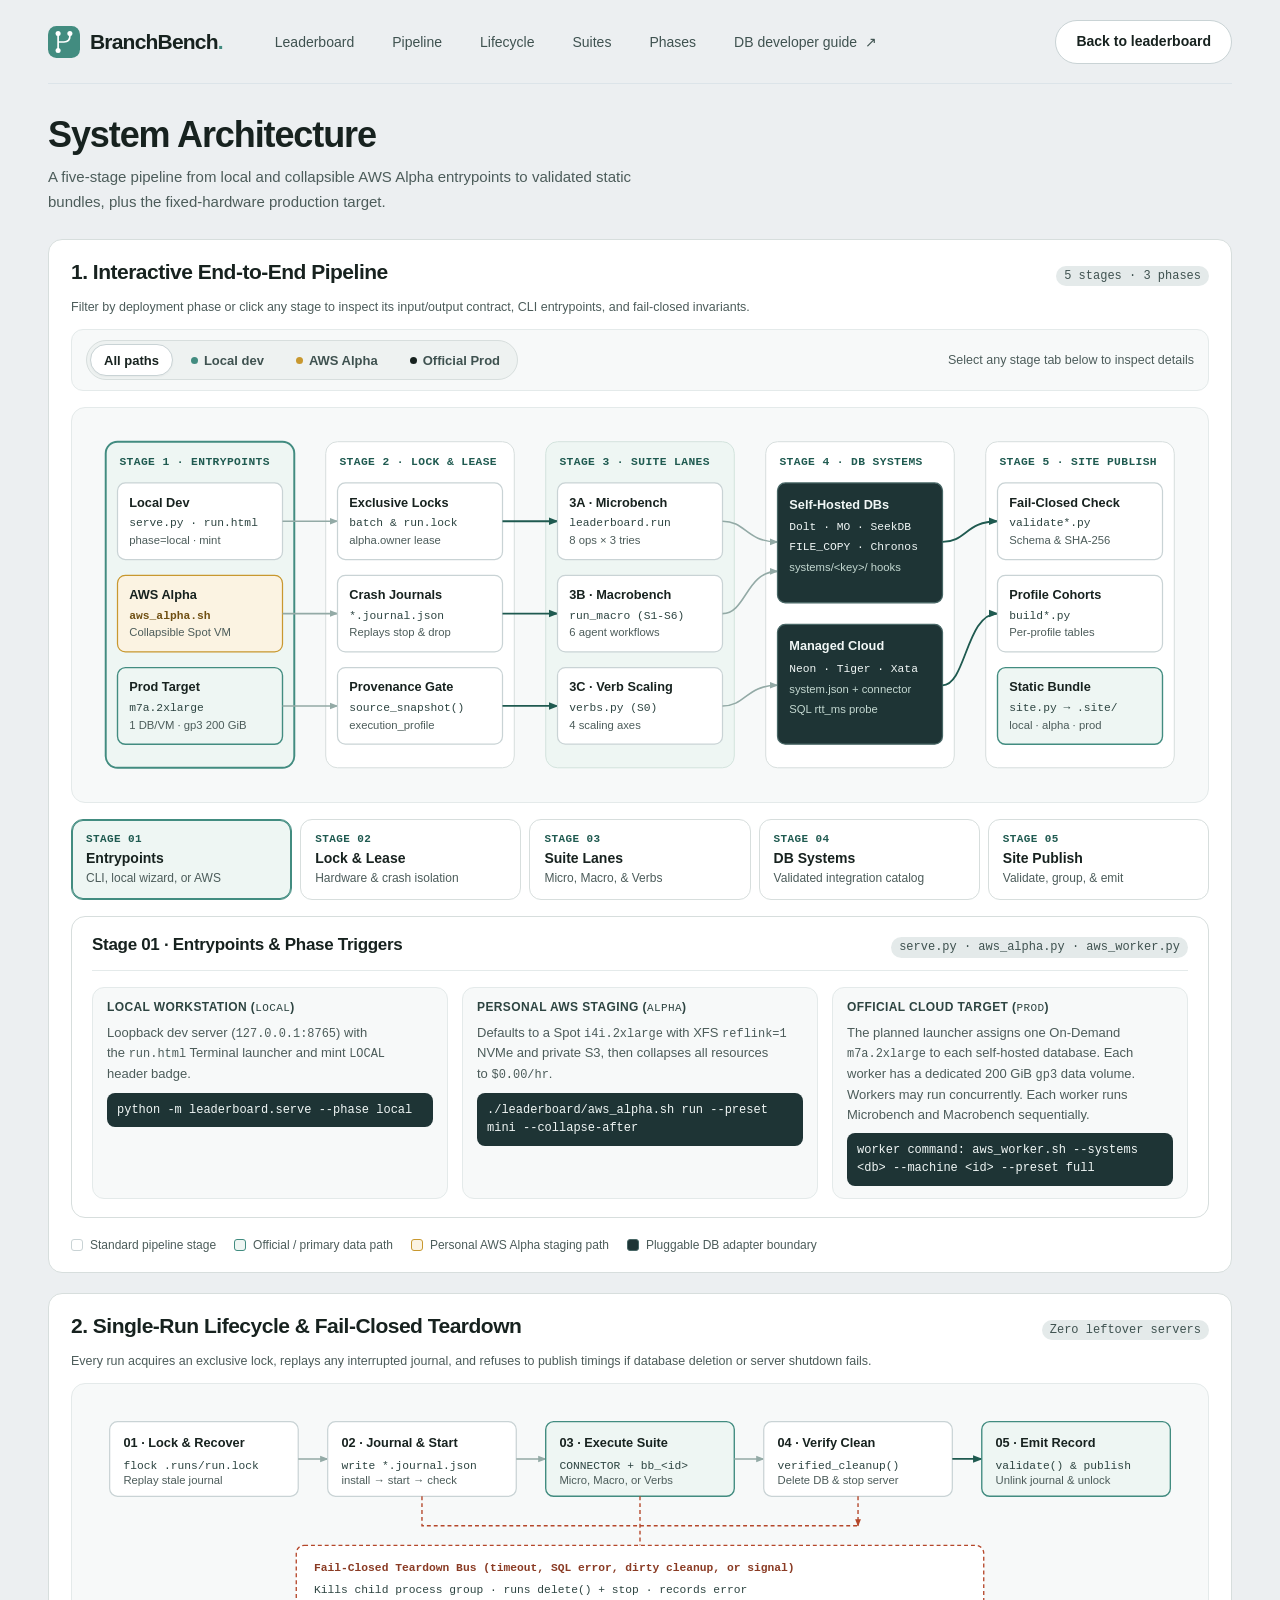
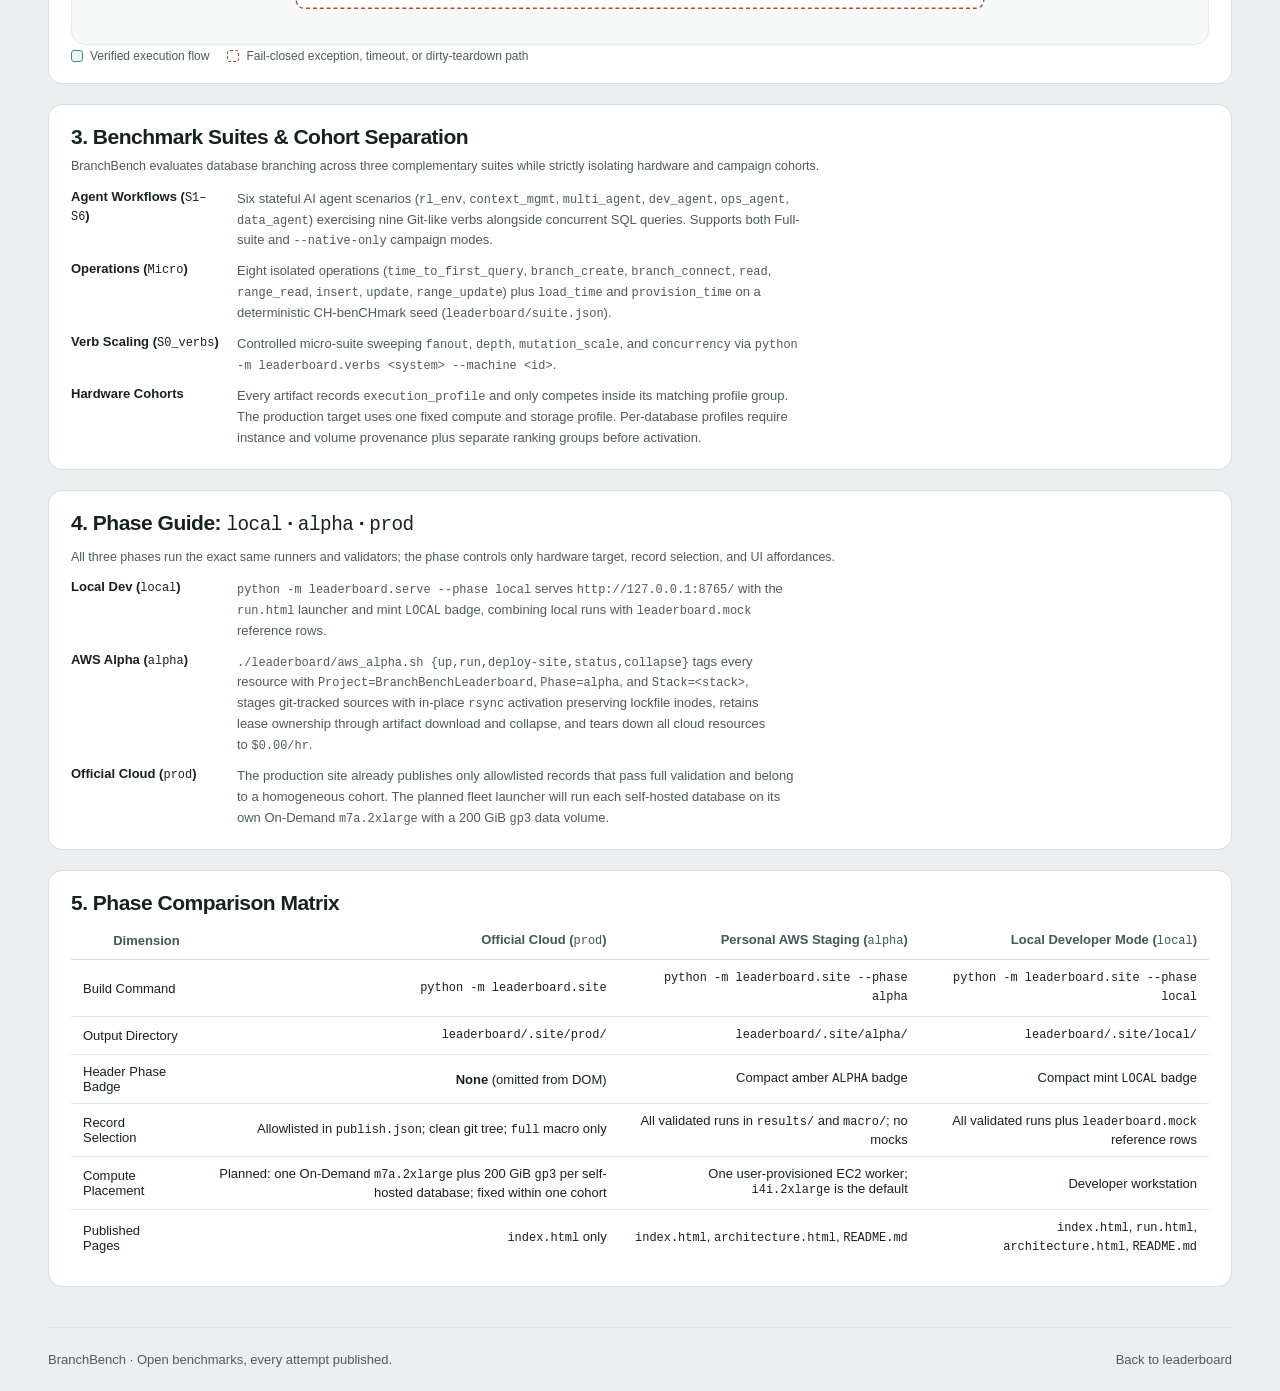
<file: leaderboard/architecture.html>
<!DOCTYPE html>
<html lang="en">
<head>
<meta charset="UTF-8">
<meta name="viewport" content="width=device-width, initial-scale=1">
<meta name="theme-color" content="#eceff1">
<meta name="description" content="End-to-end technical architecture of BranchBench from CLI, HTTP, and AWS entrypoints to validated static leaderboard result generation.">
<title>Technical architecture · BranchBench</title>
<link rel="icon" href="data:image/svg+xml,%3Csvg xmlns='http://www.w3.org/2000/svg' viewBox='0 0 40 40'%3E%3Crect width='40' height='40' rx='10' fill='%23428c80'/%3E%3Cpath d='M13 10v20m0-10h7q7 0 7-7v-3' fill='none' stroke='white' stroke-width='3'/%3E%3C/svg%3E">
<link rel="stylesheet" href="styles.css">
</head>
<body>
<a class="skip-link" href="#main-content">Skip to content</a>
<header class="site-header shell">
    <a class="brand" href="index.html" aria-label="BranchBench home">
        <svg class="brand-mark" width="38" height="38" viewBox="0 0 38 38" aria-hidden="true"><rect width="38" height="38" rx="10" fill="currentColor"/><path d="M12 9v20m0-10h7q7 0 7-7V9"/><g><circle cx="12" cy="9" r="3"/><circle cx="12" cy="29" r="3"/><circle cx="26" cy="9" r="3"/></g></svg>
        <span class="brand-name">BranchBench<span class="brand-period">.</span></span>
    </a>
    <nav class="header-nav" aria-label="Main navigation">
        <a class="nav-link" href="index.html#agent-workflows">Leaderboard</a>
        <a class="nav-link" href="#system-diagram">Pipeline</a>
        <a class="nav-link" href="#lifecycle-diagram">Lifecycle</a>
        <a class="nav-link" href="#what-we-test">Suites</a>
        <a class="nav-link" href="#prod-vs-local">Phases</a>
        <a class="nav-link" href="README.md">DB developer guide <span aria-hidden="true">↗</span></a>
    </nav>
    <div class="header-actions"><a class="button" href="index.html">Back to leaderboard</a></div>
</header>

<main class="shell" id="main-content">
    <section aria-labelledby="arch-title">
        <h1 class="page-title" id="arch-title" tabindex="-1">System Architecture</h1>
        <p class="section-description">A five-stage pipeline from local and collapsible AWS Alpha entrypoints to validated static bundles, plus the fixed-hardware production target.</p>

        <div class="arch-grid">
            <section class="panel" id="system-diagram">
                <div class="panel-head">
                    <h2>1. Interactive End-to-End Pipeline</h2>
                    <span class="count-badge">5 stages · 3 phases</span>
                </div>
                <p class="panel-note">Filter by deployment phase or click any stage to inspect its input/output contract, CLI entrypoints, and fail-closed invariants.</p>

                <div class="arch-workbench" id="arch-workbench" data-active-path="all" data-active-stage="1">
                    <div class="arch-toolbar">
                        <div class="arch-filter-group" role="radiogroup" aria-label="Filter architecture path by phase">
                            <label class="arch-pill is-active"><input type="radio" name="arch-path" id="path-all" checked>All paths</label>
                            <label class="arch-pill"><input type="radio" name="arch-path" id="path-local"><span class="arch-pill-dot" aria-hidden="true"></span>Local dev</label>
                            <label class="arch-pill"><input type="radio" name="arch-path" id="path-alpha"><span class="arch-pill-dot arch-pill-dot-warn" aria-hidden="true"></span>AWS Alpha</label>
                            <label class="arch-pill"><input type="radio" name="arch-path" id="path-prod"><span class="arch-pill-dot arch-pill-dot-ink" aria-hidden="true"></span>Official Prod</label>
                        </div>
                        <p class="arch-toolbar-hint">Select any stage tab below to inspect details</p>
                    </div>

                    <div class="arch-diagram-frame" role="region" aria-label="End-to-end technical architecture diagram">
                        <svg class="arch-svg" viewBox="0 0 1120 364" role="img" aria-labelledby="arch-svg-title arch-svg-desc">
                            <title id="arch-svg-title">BranchBench Five-Stage Architecture Pipeline</title>
                            <desc id="arch-svg-desc">Left-to-right five-column pipeline: Stage 1 Entrypoints and the planned fixed m7a.2xlarge production target with 200 GiB gp3 storage per self-hosted database; Stage 2 Lock and Lease Gate; Stage 3 Suite Lanes; Stage 4 System Integrations and compute placement; and Stage 5 Validation and Static Site Assembly.</desc>
                            <defs>
                                <marker id="mk-ink" viewBox="0 0 10 10" refX="8" refY="5" markerWidth="6" markerHeight="6" orient="auto-start-reverse">
                                    <path class="arrow-ink" d="M 0 1.5 L 9 5 L 0 8.5 z"/>
                                </marker>
                                <marker id="mk-accent" viewBox="0 0 10 10" refX="8" refY="5" markerWidth="6" markerHeight="6" orient="auto-start-reverse">
                                    <path class="arrow-accent" d="M 0 1.5 L 9 5 L 0 8.5 z"/>
                                </marker>
                                <marker id="mk-bad" viewBox="0 0 10 10" refX="8" refY="5" markerWidth="6" markerHeight="6" orient="auto-start-reverse">
                                    <path class="arrow-bad" d="M 0 1.5 L 9 5 L 0 8.5 z"/>
                                </marker>
                            </defs>

                            <!-- Column Backgrounds -->
                            <rect class="lane-bg arch-col-1" x="16" y="16" width="192" height="332" rx="12"/>
                            <text class="lane-kicker" x="30" y="40">STAGE 1 · ENTRYPOINTS</text>

                            <rect class="lane-bg arch-col-2" x="240" y="16" width="192" height="332" rx="12"/>
                            <text class="lane-kicker" x="254" y="40">STAGE 2 · LOCK &amp; LEASE</text>

                            <rect class="lane-bg-tint arch-col-3" x="464" y="16" width="192" height="332" rx="12"/>
                            <text class="lane-kicker" x="478" y="40">STAGE 3 · SUITE LANES</text>

                            <rect class="lane-bg arch-col-4" x="688" y="16" width="192" height="332" rx="12"/>
                            <text class="lane-kicker" x="702" y="40">STAGE 4 · DB SYSTEMS</text>

                            <rect class="lane-bg arch-col-5" x="912" y="16" width="192" height="332" rx="12"/>
                            <text class="lane-kicker" x="926" y="40">STAGE 5 · SITE PUBLISH</text>

                            <!-- STAGE 1 NODES -->
                            <g class="arch-node" data-stage="1" data-path="local">
                                <rect class="node-card" x="28" y="58" width="168" height="78" rx="8"/>
                                <text class="node-title" x="40" y="82">Local Dev</text>
                                <text class="node-mono" x="40" y="102">serve.py · run.html</text>
                                <text class="node-sub" x="40" y="120">phase=local · mint</text>
                            </g>
                            <g class="arch-node" data-stage="1" data-path="alpha">
                                <rect class="node-warn" x="28" y="152" width="168" height="78" rx="8"/>
                                <text class="node-title" x="40" y="176">AWS Alpha</text>
                                <text class="node-warn-ink" x="40" y="196">aws_alpha.sh</text>
                                <text class="node-sub" x="40" y="214">Collapsible Spot VM</text>
                            </g>
                            <g class="arch-node" data-stage="1" data-path="prod">
                                <rect class="node-accent" x="28" y="246" width="168" height="78" rx="8"/>
                                <text class="node-title" x="40" y="270">Prod Target</text>
                                <text class="node-mono" x="40" y="290">m7a.2xlarge</text>
                                <text class="node-sub" x="40" y="308">1 DB/VM · gp3 200 GiB</text>
                            </g>

                            <!-- Edges 1 -> 2 -->
                            <path class="edge" data-path="local" d="M 196 97 H 252" marker-end="url(#mk-ink)"/>
                            <path class="edge" data-path="alpha" d="M 196 191 H 252" marker-end="url(#mk-ink)"/>
                            <path class="edge" data-path="prod" d="M 196 285 H 252" marker-end="url(#mk-ink)"/>

                            <!-- STAGE 2 NODES -->
                            <g class="arch-node" data-stage="2" data-path="local alpha prod">
                                <rect class="node-card" x="252" y="58" width="168" height="78" rx="8"/>
                                <text class="node-title" x="264" y="82">Exclusive Locks</text>
                                <text class="node-mono" x="264" y="102">batch &amp; run.lock</text>
                                <text class="node-sub" x="264" y="120">alpha.owner lease</text>
                            </g>
                            <g class="arch-node" data-stage="2" data-path="local alpha prod">
                                <rect class="node-card" x="252" y="152" width="168" height="78" rx="8"/>
                                <text class="node-title" x="264" y="176">Crash Journals</text>
                                <text class="node-mono" x="264" y="196">*.journal.json</text>
                                <text class="node-sub" x="264" y="214">Replays stop &amp; drop</text>
                            </g>
                            <g class="arch-node" data-stage="2" data-path="local alpha prod">
                                <rect class="node-card" x="252" y="246" width="168" height="78" rx="8"/>
                                <text class="node-title" x="264" y="270">Provenance Gate</text>
                                <text class="node-mono" x="264" y="290">source_snapshot()</text>
                                <text class="node-sub" x="264" y="308">execution_profile</text>
                            </g>

                            <!-- Edges 2 -> 3 -->
                            <path class="edge-accent" d="M 420 97 H 476" marker-end="url(#mk-accent)"/>
                            <path class="edge-accent" d="M 420 191 H 476" marker-end="url(#mk-accent)"/>
                            <path class="edge-accent" d="M 420 285 H 476" marker-end="url(#mk-accent)"/>

                            <!-- STAGE 3 NODES -->
                            <g class="arch-node" data-stage="3" data-path="local alpha prod">
                                <rect class="node-card" x="476" y="58" width="168" height="78" rx="8"/>
                                <text class="node-title" x="488" y="82">3A · Microbench</text>
                                <text class="node-mono" x="488" y="102">leaderboard.run</text>
                                <text class="node-sub" x="488" y="120">8 ops × 3 tries</text>
                            </g>
                            <g class="arch-node" data-stage="3" data-path="local alpha prod">
                                <rect class="node-card" x="476" y="152" width="168" height="78" rx="8"/>
                                <text class="node-title" x="488" y="176">3B · Macrobench</text>
                                <text class="node-mono" x="488" y="196">run_macro (S1-S6)</text>
                                <text class="node-sub" x="488" y="214">6 agent workflows</text>
                            </g>
                            <g class="arch-node" data-stage="3" data-path="local alpha prod">
                                <rect class="node-card" x="476" y="246" width="168" height="78" rx="8"/>
                                <text class="node-title" x="488" y="270">3C · Verb Scaling</text>
                                <text class="node-mono" x="488" y="290">verbs.py (S0)</text>
                                <text class="node-sub" x="488" y="308">4 scaling axes</text>
                            </g>

                            <!-- Edges 3 -> 4 -->
                            <path class="edge" d="M 644 97 C 668 97, 668 118, 700 118" marker-end="url(#mk-ink)"/>
                            <path class="edge" d="M 644 191 C 668 191, 668 148, 700 148" marker-end="url(#mk-ink)"/>
                            <path class="edge" d="M 644 285 C 668 285, 668 264, 700 264" marker-end="url(#mk-ink)"/>

                            <!-- STAGE 4 NODES -->
                            <g class="arch-node" data-stage="4" data-path="local alpha prod">
                                <rect class="node-code" x="700" y="58" width="168" height="122" rx="8"/>
                                <text class="node-title-inv" x="712" y="84">Self-Hosted DBs</text>
                                <text class="node-mono-inv" x="712" y="106">Dolt · MO · SeekDB</text>
                                <text class="node-mono-inv" x="712" y="126">FILE_COPY · Chronos</text>
                                <text class="node-sub-inv" x="712" y="148">systems/&lt;key&gt;/ hooks</text>
                            </g>
                            <g class="arch-node" data-stage="4" data-path="local alpha prod">
                                <rect class="node-code" x="700" y="202" width="168" height="122" rx="8"/>
                                <text class="node-title-inv" x="712" y="228">Managed Cloud</text>
                                <text class="node-mono-inv" x="712" y="250">Neon · Tiger · Xata</text>
                                <text class="node-sub-inv" x="712" y="272">system.json + connector</text>
                                <text class="node-sub-inv" x="712" y="292">SQL rtt_ms probe</text>
                            </g>

                            <!-- Edges 4 -> 5 -->
                            <path class="edge-accent" d="M 868 118 C 892 118, 892 97, 924 97" marker-end="url(#mk-accent)"/>
                            <path class="edge-accent" d="M 868 264 C 892 264, 892 191, 924 191" marker-end="url(#mk-accent)"/>

                            <!-- STAGE 5 NODES -->
                            <g class="arch-node" data-stage="5" data-path="local alpha prod">
                                <rect class="node-card" x="924" y="58" width="168" height="78" rx="8"/>
                                <text class="node-title" x="936" y="82">Fail-Closed Check</text>
                                <text class="node-mono" x="936" y="102">validate*.py</text>
                                <text class="node-sub" x="936" y="120">Schema &amp; SHA-256</text>
                            </g>
                            <g class="arch-node" data-stage="5" data-path="local alpha prod">
                                <rect class="node-card" x="924" y="152" width="168" height="78" rx="8"/>
                                <text class="node-title" x="936" y="176">Profile Cohorts</text>
                                <text class="node-mono" x="936" y="196">build*.py</text>
                                <text class="node-sub" x="936" y="214">Per-profile tables</text>
                            </g>
                            <g class="arch-node" data-stage="5" data-path="local alpha prod">
                                <rect class="node-accent" x="924" y="246" width="168" height="78" rx="8"/>
                                <text class="node-title" x="936" y="270">Static Bundle</text>
                                <text class="node-mono" x="936" y="290">site.py → .site/</text>
                                <text class="node-sub" x="936" y="308">local · alpha · prod</text>
                            </g>
                        </svg>
                    </div>

                    <div class="arch-stepper" role="radiogroup" aria-label="Inspect pipeline stages">
                        <label class="arch-step-tab is-active">
                            <input type="radio" name="arch-stage" id="stage-1" checked>
                            <span class="arch-step-kicker">Stage 01</span>
                            <span class="arch-step-name">Entrypoints</span>
                            <span class="arch-step-meta">CLI, local wizard, or AWS</span>
                        </label>
                        <label class="arch-step-tab">
                            <input type="radio" name="arch-stage" id="stage-2">
                            <span class="arch-step-kicker">Stage 02</span>
                            <span class="arch-step-name">Lock &amp; Lease</span>
                            <span class="arch-step-meta">Hardware &amp; crash isolation</span>
                        </label>
                        <label class="arch-step-tab">
                            <input type="radio" name="arch-stage" id="stage-3">
                            <span class="arch-step-kicker">Stage 03</span>
                            <span class="arch-step-name">Suite Lanes</span>
                            <span class="arch-step-meta">Micro, Macro, &amp; Verbs</span>
                        </label>
                        <label class="arch-step-tab">
                            <input type="radio" name="arch-stage" id="stage-4">
                            <span class="arch-step-kicker">Stage 04</span>
                            <span class="arch-step-name">DB Systems</span>
                            <span class="arch-step-meta">Validated integration catalog</span>
                        </label>
                        <label class="arch-step-tab">
                            <input type="radio" name="arch-stage" id="stage-5">
                            <span class="arch-step-kicker">Stage 05</span>
                            <span class="arch-step-name">Site Publish</span>
                            <span class="arch-step-meta">Validate, group, &amp; emit</span>
                        </label>
                    </div>

                    <div class="arch-detail-deck" aria-live="polite">
                        <article class="arch-detail-card is-active" data-stage="1">
                            <div class="arch-detail-head">
                                <h3>Stage 01 · Entrypoints &amp; Phase Triggers</h3>
                                <span class="count-badge">serve.py · aws_alpha.py · aws_worker.py</span>
                            </div>
                            <div class="arch-detail-cols">
                                <div class="arch-detail-box">
                                    <h4>Local Workstation (<code>local</code>)</h4>
                                    <p>Loopback dev server (<code>127.0.0.1:8765</code>) with the <code>run.html</code> Terminal launcher and mint <code>LOCAL</code> header badge.</p>
                                    <code class="arch-code-pill">python -m leaderboard.serve --phase local</code>
                                </div>
                                <div class="arch-detail-box">
                                    <h4>Personal AWS Staging (<code>alpha</code>)</h4>
                                    <p>Defaults to a Spot <code>i4i.2xlarge</code> with XFS <code>reflink=1</code> NVMe and private S3, then collapses all resources to <code>$0.00/hr</code>.</p>
                                    <code class="arch-code-pill">./leaderboard/aws_alpha.sh run --preset mini --collapse-after</code>
                                </div>
                                <div class="arch-detail-box">
                                    <h4>Official Cloud Target (<code>prod</code>)</h4>
                                    <p>The planned launcher assigns one On-Demand <code>m7a.2xlarge</code> to each self-hosted database. Each worker has a dedicated 200 GiB <code>gp3</code> data volume. Workers may run concurrently. Each worker runs Microbench and Macrobench sequentially.</p>
                                    <code class="arch-code-pill">worker command: aws_worker.sh --systems &lt;db&gt; --machine &lt;id&gt; --preset full</code>
                                </div>
                            </div>
                        </article>

                        <article class="arch-detail-card" data-stage="2">
                            <div class="arch-detail-head">
                                <h3>Stage 02 · Mutual Exclusion, Alpha Lease &amp; Provenance Snapshot</h3>
                                <span class="count-badge">leaderboard/.runs/</span>
                            </div>
                            <div class="arch-detail-cols">
                                <div class="arch-detail-box">
                                    <h4>Hardware &amp; Lease Locks</h4>
                                    <p>Acquires non-blocking <code>flock</code> on <code>batch.lock</code> and <code>run.lock</code> and verifies <code>alpha.owner</code> so two runs never share CPU, RAM, or NVMe.</p>
                                    <code class="arch-code-pill">leaderboard/.runs/{alpha,batch,run}.lock</code>
                                </div>
                                <div class="arch-detail-box">
                                    <h4>Crash-Recovery Journals</h4>
                                    <p>Persists active DB names before server start. If a run is killed by <code>SIGKILL</code>, the next invocation replays teardown before starting.</p>
                                    <code class="arch-code-pill">leaderboard/.runs/&lt;system&gt;.{journal,active}.json</code>
                                </div>
                                <div class="arch-detail-box">
                                    <h4>Git &amp; Execution Profile</h4>
                                    <p>Captures <code>source_snapshot(CODE_PATHS)</code>, <code>suite_sha256</code>, and <code>execution_profile</code> (<code>local_single_host</code>, <code>economic_single_vm</code>, or <code>paper_separated_vms</code>).</p>
                                    <code class="arch-code-pill">source_snapshot() · execution_profile</code>
                                </div>
                            </div>
                        </article>

                        <article class="arch-detail-card" data-stage="3">
                            <div class="arch-detail-head">
                                <h3>Stage 03 · Three Benchmark Execution Lanes</h3>
                                <span class="count-badge">run.py · run_macro.py · verbs.py</span>
                            </div>
                            <div class="arch-detail-cols">
                                <div class="arch-detail-box">
                                    <h4>3A · MICROBENCH LANE</h4>
                                    <p>Seeds the CH-benCHmark dataset and times 8 isolated operations across 3 independent tries on fresh <code>bb_&lt;id&gt;</code> databases.</p>
                                    <code class="arch-code-pill">python -m leaderboard.run &lt;system&gt; --machine &lt;id&gt;</code>
                                </div>
                                <div class="arch-detail-box">
                                    <h4>3B · MACROBENCH LANE (S1–S6)</h4>
                                    <p>Executes 6 stateful agent workflows in isolated subprocesses, supporting both Full-suite and <code>--native-only</code> campaign modes.</p>
                                    <code class="arch-code-pill">python -m leaderboard.run_macro &lt;system&gt; --preset full --machine &lt;id&gt;</code>
                                </div>
                                <div class="arch-detail-box">
                                    <h4>3C · VERB SCALING LANE (S0_verbs)</h4>
                                    <p>Sweeps <code>fanout</code>, <code>depth</code>, <code>mutation_scale</code>, and <code>concurrency</code> in isolated process groups with verified cleanup.</p>
                                    <code class="arch-code-pill">python -m leaderboard.verbs &lt;system&gt; --machine &lt;id&gt;</code>
                                </div>
                            </div>
                        </article>

                        <article class="arch-detail-card" data-stage="4">
                            <div class="arch-detail-head">
                                <h3>Stage 04 · System Integrations &amp; dblib Connectors</h3>
                                <span class="count-badge">leaderboard/systems/&lt;system&gt;/</span>
                            </div>
                            <div class="arch-detail-cols">
                                <div class="arch-detail-box">
                                    <h4>Self-Hosted Engines</h4>
                                    <p>Dolt, Doltgres, MatrixOne, SeekDB, PostgreSQL <code>FILE_COPY</code>, and Chronos keep metadata, connector code, and executable lifecycle hooks inside <code>leaderboard/systems/&lt;system&gt;/</code>.</p>
                                    <code class="arch-code-pill">install → start → check → CONNECTOR → stop</code>
                                </div>
                                <div class="arch-detail-box">
                                    <h4>Managed Cloud Services</h4>
                                    <p>Each hosted manifest declares public credential variable names. The runnable Neon and Xata connectors call <code>preflight()</code> and record SQL round-trip latency (<code>rtt_ms</code>). Tiger Cloud remains metadata-only.</p>
                                    <code class="arch-code-pill">--client-location &lt;loc&gt; · rtt_ms probe</code>
                                </div>
                                <div class="arch-detail-box">
                                    <h4>Production Compute Placement</h4>
                                    <p>The current policy assigns <code>m7a.2xlarge</code> and the same <code>gp3</code> profile to every database. A future per-database map may override it. Different profiles must use separate hardware cohorts.</p>
                                    <code class="arch-code-pill">current: m7a.2xlarge + gp3 · future key: database</code>
                                </div>
                            </div>
                        </article>

                        <article class="arch-detail-card" data-stage="5">
                            <div class="arch-detail-head">
                                <h3>Stage 05 · Fail-Closed Validation, Cohort Grouping &amp; Static Assembly</h3>
                                <span class="count-badge">validate*.py · build*.py · site.py</span>
                            </div>
                            <div class="arch-detail-cols">
                                <div class="arch-detail-box">
                                    <h4>Schema &amp; Provenance Validators</h4>
                                    <p>Verifies <code>schema_version</code>, <code>suite_sha256</code>, <code>dataset_sha256</code>, clean teardown, and <code>execution_profile</code> before any record can rank.</p>
                                    <code class="arch-code-pill">validate.py · validate_macro.py · verbs.py</code>
                                </div>
                                <div class="arch-detail-box">
                                    <h4>Profile &amp; Mode Cohort Builders</h4>
                                    <p>Partitions tables by <code>execution_profile</code> and <code>native_only</code> so single-VM, separated-VM, and local runs never mix in one ranking.</p>
                                    <code class="arch-code-pill">build.py · build_macro.py</code>
                                </div>
                                <div class="arch-detail-box">
                                    <h4>Atomic Phase Bundle Swap</h4>
                                    <p>Builds into a staging directory and atomically swaps into <code>leaderboard/.site/{local,alpha,prod}/</code>.</p>
                                    <code class="arch-code-pill">python -m leaderboard.site --phase {local|alpha|prod}</code>
                                </div>
                            </div>
                        </article>
                    </div>

                    <ul class="arch-legend" aria-label="Diagram key">
                        <li><span class="arch-swatch"></span> Standard pipeline stage</li>
                        <li><span class="arch-swatch arch-swatch-accent"></span> Official / primary data path</li>
                        <li><span class="arch-swatch arch-swatch-warn"></span> Personal AWS Alpha staging path</li>
                        <li><span class="arch-swatch arch-swatch-code"></span> Pluggable DB adapter boundary</li>
                    </ul>
                </div>
            </section>

            <section class="panel" id="lifecycle-diagram">
                <div class="panel-head">
                    <h2>2. Single-Run Lifecycle &amp; Fail-Closed Teardown</h2>
                    <span class="count-badge">Zero leftover servers</span>
                </div>
                <p class="panel-note">Every run acquires an exclusive lock, replays any interrupted journal, and refuses to publish timings if database deletion or server shutdown fails.</p>

                <div class="arch-diagram-frame" role="region" aria-label="Single-run lifecycle and crash recovery diagram">
                    <svg class="arch-svg" viewBox="0 0 1120 228" role="img" aria-labelledby="life-svg-title life-svg-desc">
                        <title id="life-svg-title">Single-Run Execution Lifecycle and Fail-Closed Recovery Bus</title>
                        <desc id="life-svg-desc">Five sequential steps (Lock and Recover, Journal and Start, Execute Suite, Verify Teardown, Emit Valid Record) above a fail-closed error and cleanup bus.</desc>

                        <rect class="node-card" x="20" y="20" width="192" height="76" rx="8"/>
                        <text class="node-title" x="34" y="46">01 · Lock &amp; Recover</text>
                        <text class="node-mono" x="34" y="68">flock .runs/run.lock</text>
                        <text class="node-sub" x="34" y="84">Replay stale journal</text>

                        <path class="edge" d="M 212 58 H 242" marker-end="url(#mk-ink)"/>

                        <rect class="node-card" x="242" y="20" width="192" height="76" rx="8"/>
                        <text class="node-title" x="256" y="46">02 · Journal &amp; Start</text>
                        <text class="node-mono" x="256" y="68">write *.journal.json</text>
                        <text class="node-sub" x="256" y="84">install → start → check</text>

                        <path class="edge" d="M 434 58 H 464" marker-end="url(#mk-ink)"/>

                        <rect class="node-accent" x="464" y="20" width="192" height="76" rx="8"/>
                        <text class="node-title" x="478" y="46">03 · Execute Suite</text>
                        <text class="node-mono" x="478" y="68">CONNECTOR + bb_&lt;id&gt;</text>
                        <text class="node-sub" x="478" y="84">Micro, Macro, or Verbs</text>

                        <path class="edge" d="M 656 58 H 686" marker-end="url(#mk-ink)"/>

                        <rect class="node-card" x="686" y="20" width="192" height="76" rx="8"/>
                        <text class="node-title" x="700" y="46">04 · Verify Clean</text>
                        <text class="node-mono" x="700" y="68">verified_cleanup()</text>
                        <text class="node-sub" x="700" y="84">Delete DB &amp; stop server</text>

                        <path class="edge-accent" d="M 878 58 H 908" marker-end="url(#mk-accent)"/>

                        <rect class="node-accent" x="908" y="20" width="192" height="76" rx="8"/>
                        <text class="node-title" x="922" y="46">05 · Emit Record</text>
                        <text class="node-mono" x="922" y="68">validate() &amp; publish</text>
                        <text class="node-sub" x="922" y="84">Unlink journal &amp; unlock</text>

                        <path class="edge-bad" d="M 338 96 V 126 H 782 M 560 96 V 146 M 782 96 V 126" marker-end="url(#mk-bad)"/>

                        <rect class="node-bad" x="210" y="146" width="700" height="64" rx="8"/>
                        <text class="node-bad-ink" x="228" y="172">Fail-Closed Teardown Bus (timeout, SQL error, dirty cleanup, or signal)</text>
                        <text class="node-mono" x="228" y="194">Kills child process group · runs delete() + stop · records error</text>
                    </svg>
                </div>

                <ul class="arch-legend" aria-label="Lifecycle diagram key">
                    <li><span class="arch-swatch arch-swatch-accent"></span> Verified execution flow</li>
                    <li><span class="arch-swatch arch-swatch-bad"></span> Fail-closed exception, timeout, or dirty-teardown path</li>
                </ul>
            </section>

            <section class="panel" id="what-we-test">
                <h2>3. Benchmark Suites &amp; Cohort Separation</h2>
                <p class="panel-note">BranchBench evaluates database branching across three complementary suites while strictly isolating hardware and campaign cohorts.</p>
                <dl class="rule-list">
                    <div>
                        <dt>Agent Workflows (<code>S1–S6</code>)</dt>
                        <dd>Six stateful AI agent scenarios (<code>rl_env</code>, <code>context_mgmt</code>, <code>multi_agent</code>, <code>dev_agent</code>, <code>ops_agent</code>, <code>data_agent</code>) exercising nine Git-like verbs alongside concurrent SQL queries. Supports both Full-suite and <code>--native-only</code> campaign modes.</dd>
                    </div>
                    <div>
                        <dt>Operations (<code>Micro</code>)</dt>
                        <dd>Eight isolated operations (<code>time_to_first_query</code>, <code>branch_create</code>, <code>branch_connect</code>, <code>read</code>, <code>range_read</code>, <code>insert</code>, <code>update</code>, <code>range_update</code>) plus <code>load_time</code> and <code>provision_time</code> on a deterministic CH-benCHmark seed (<code>leaderboard/suite.json</code>).</dd>
                    </div>
                    <div>
                        <dt>Verb Scaling (<code>S0_verbs</code>)</dt>
                        <dd>Controlled micro-suite sweeping <code>fanout</code>, <code>depth</code>, <code>mutation_scale</code>, and <code>concurrency</code> via <code>python -m leaderboard.verbs &lt;system&gt; --machine &lt;id&gt;</code>.</dd>
                    </div>
                    <div>
                        <dt>Hardware Cohorts</dt>
                        <dd>Every artifact records <code>execution_profile</code> and only competes inside its matching profile group. The production target uses one fixed compute and storage profile. Per-database profiles require instance and volume provenance plus separate ranking groups before activation.</dd>
                    </div>
                </dl>
            </section>

            <section class="panel" id="local-architecture">
                <h2>4. Phase Guide: <code>local</code> · <code>alpha</code> · <code>prod</code></h2>
                <p class="panel-note">All three phases run the exact same runners and validators; the phase controls only hardware target, record selection, and UI affordances.</p>
                <dl class="rule-list" id="alpha-architecture">
                    <div>
                        <dt>Local Dev (<code>local</code>)</dt>
                        <dd><code>python -m leaderboard.serve --phase local</code> serves <code>http://127.0.0.1:8765/</code> with the <code>run.html</code> launcher and mint <code>LOCAL</code> badge, combining local runs with <code>leaderboard.mock</code> reference rows.</dd>
                    </div>
                    <div>
                        <dt>AWS Alpha (<code>alpha</code>)</dt>
                        <dd><code>./leaderboard/aws_alpha.sh {up,run,deploy-site,status,collapse}</code> tags every resource with <code>Project=BranchBenchLeaderboard</code>, <code>Phase=alpha</code>, and <code>Stack=&lt;stack&gt;</code>, stages git-tracked sources with in-place <code>rsync</code> activation preserving lockfile inodes, retains lease ownership through artifact download and collapse, and tears down all cloud resources to <code>$0.00/hr</code>.</dd>
                    </div>
                    <div id="submission-flow">
                        <dt>Official Cloud (<code>prod</code>)</dt>
                        <dd>The production site already publishes only allowlisted records that pass full validation and belong to a homogeneous cohort. The planned fleet launcher will run each self-hosted database on its own On-Demand <code>m7a.2xlarge</code> with a 200 GiB <code>gp3</code> data volume.</dd>
                    </div>
                </dl>
            </section>

            <section class="panel" id="prod-vs-local">
                <h2>5. Phase Comparison Matrix</h2>
                <div class="scroll">
                    <table class="detail-table" aria-label="Comparison between Official Cloud prod, Personal AWS alpha, and Local Dev local phases">
                        <thead>
                            <tr>
                                <th scope="col">Dimension</th>
                                <th scope="col">Official Cloud (<code>prod</code>)</th>
                                <th scope="col">Personal AWS Staging (<code>alpha</code>)</th>
                                <th scope="col">Local Developer Mode (<code>local</code>)</th>
                            </tr>
                        </thead>
                        <tbody>
                            <tr>
                                <th scope="row">Build Command</th>
                                <td><code>python -m leaderboard.site</code></td>
                                <td><code>python -m leaderboard.site --phase alpha</code></td>
                                <td><code>python -m leaderboard.site --phase local</code></td>
                            </tr>
                            <tr>
                                <th scope="row">Output Directory</th>
                                <td><code>leaderboard/.site/prod/</code></td>
                                <td><code>leaderboard/.site/alpha/</code></td>
                                <td><code>leaderboard/.site/local/</code></td>
                            </tr>
                            <tr>
                                <th scope="row">Header Phase Badge</th>
                                <td><strong>None</strong> (omitted from DOM)</td>
                                <td>Compact amber <code>ALPHA</code> badge</td>
                                <td>Compact mint <code>LOCAL</code> badge</td>
                            </tr>
                            <tr>
                                <th scope="row">Record Selection</th>
                                <td>Allowlisted in <code>publish.json</code>; clean git tree; <code>full</code> macro only</td>
                                <td>All validated runs in <code>results/</code> and <code>macro/</code>; no mocks</td>
                                <td>All validated runs plus <code>leaderboard.mock</code> reference rows</td>
                            </tr>
                            <tr>
                                <th scope="row">Compute Placement</th>
                                <td>Planned: one On-Demand <code>m7a.2xlarge</code> plus 200 GiB <code>gp3</code> per self-hosted database; fixed within one cohort</td>
                                <td>One user-provisioned EC2 worker; <code>i4i.2xlarge</code> is the default</td>
                                <td>Developer workstation</td>
                            </tr>
                            <tr>
                                <th scope="row">Published Pages</th>
                                <td><code>index.html</code> only</td>
                                <td><code>index.html</code>, <code>architecture.html</code>, <code>README.md</code></td>
                                <td><code>index.html</code>, <code>run.html</code>, <code>architecture.html</code>, <code>README.md</code></td>
                            </tr>
                        </tbody>
                    </table>
                </div>
            </section>
        </div>
    </section>
</main>
<footer class="site-footer shell"><span>BranchBench <span aria-hidden="true">·</span> Open benchmarks, every attempt published.</span><a href="index.html">Back to leaderboard</a></footer>
<script>
(() => {
    const wb = document.getElementById('arch-workbench');
    if (!wb) return;
    const syncFallback = () => {
        const activePath = wb.querySelector('input[name="arch-path"]:checked');
        const activeStage = wb.querySelector('input[name="arch-stage"]:checked');
        if (activePath) wb.dataset.activePath = activePath.id.replace('path-', '');
        if (activeStage) wb.dataset.activeStage = activeStage.id.replace('stage-', '');
        for (const el of wb.querySelectorAll('.arch-pill, .arch-step-tab')) {
            const inp = el.querySelector('input');
            el.classList.toggle('is-active', Boolean(inp && inp.checked));
        }
        for (const card of wb.querySelectorAll('.arch-detail-card')) {
            const st = wb.querySelector(`#stage-${card.dataset.stage}`);
            card.classList.toggle('is-active', Boolean(st && st.checked));
        }
    };
    wb.addEventListener('change', syncFallback);
    syncFallback();
})();
</script>
</body>
</html>
</file>
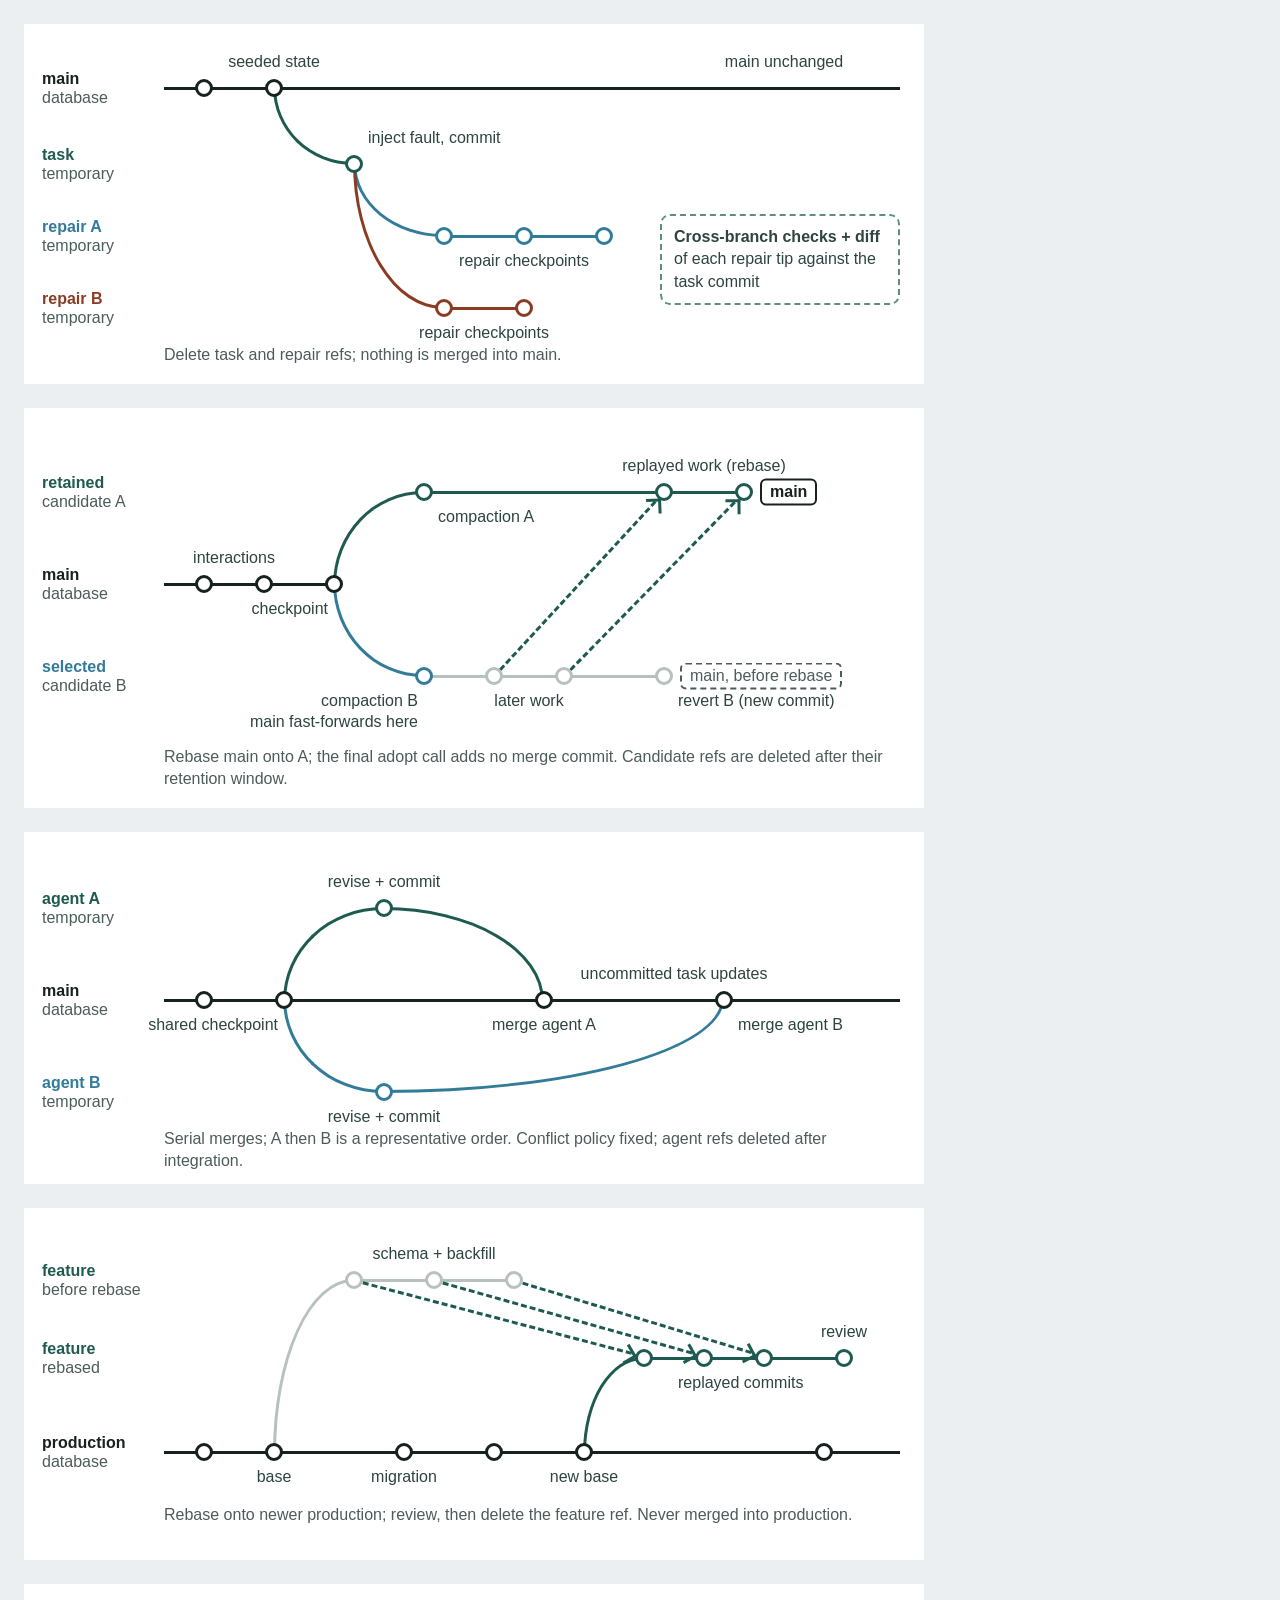
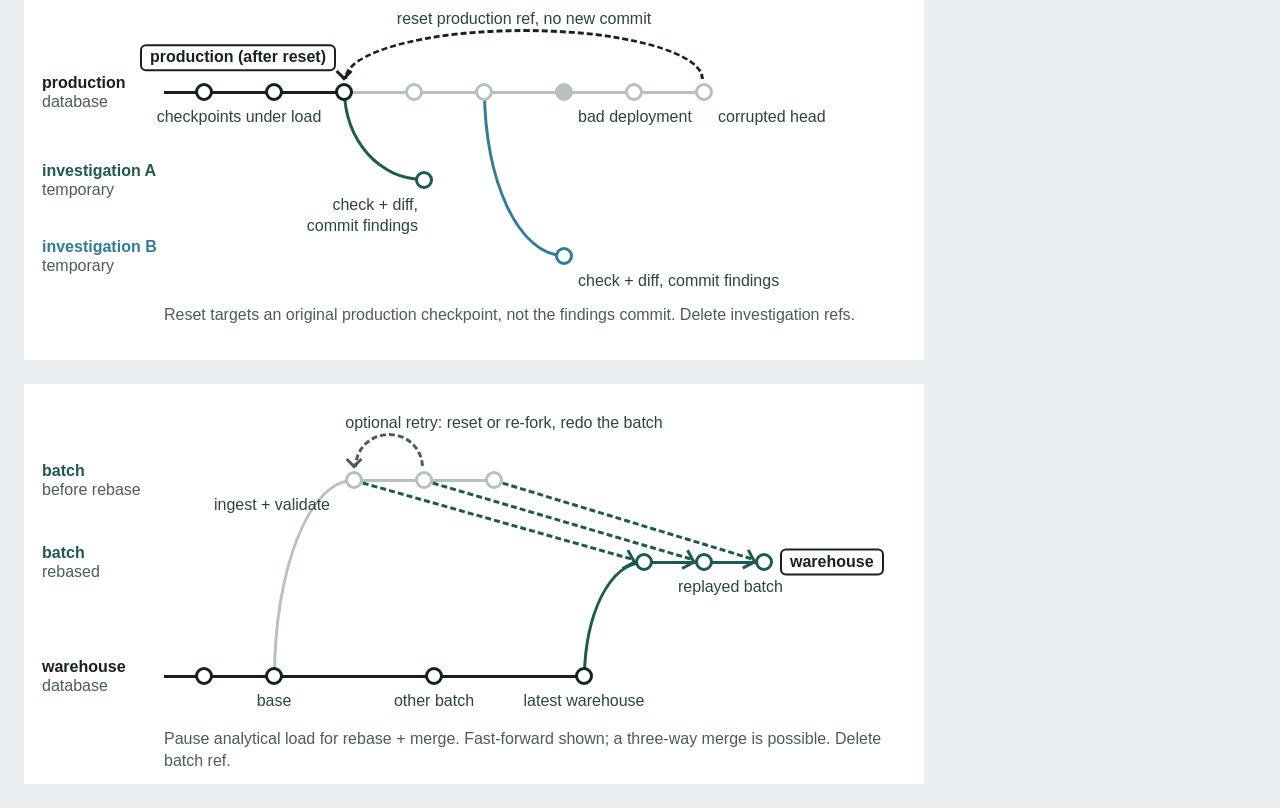
<file: leaderboard/workflow-diagrams/source.html>
<!DOCTYPE html>
<html lang="en">
<head>
<meta charset="utf-8">
<title>Agent workflow branch histories (build input)</title>
<!-- Build input for the six PNG diagrams next to this file. Each <section> is one capture
     target at a 900px logical width; render it in a browser at device scale 2 and save the
     element screenshot as <id>.png. Pure HTML and CSS: no script, no SVG, no images, no
     remote resources. Each section is a git-style branch history of one scenario's shape,
     drawn from the scenario's source, never from an attempt: commit spacing and counts are
     illustrative, not measured. The full description of each history is the image's alt
     text in index.html.

     Vocabulary: lanes are branches (y set per section as custom properties); .c is a commit;
     .fork and .join are quarter-ellipse connectors drawn with two borders and one rounded
     corner; .arr is a straight dashed arrow; .hop is a dashed half-ellipse arrow for a ref
     moving backwards along one branch; .fade marks history the scenario leaves behind. -->
<style>
    :root { color-scheme: light; font-family: "Avenir Next", "Segoe UI", Arial, sans-serif; font-synthesis: none; -webkit-font-smoothing: antialiased; color: #17221f; }
    * { box-sizing: border-box; }
    body { margin: 0; padding: 24px; background: #eceff1; display: flex; flex-direction: column; gap: 24px; align-items: flex-start; }
    section { position: relative; width: 900px; overflow: hidden; background: #fff; font-size: 16px; line-height: 1.3; }
    section > * { position: absolute; }
    .k-main { color: #17221f; } .k-a { color: #1f5a50; } .k-b { color: #327b99; } .k-c { color: #8a3b24; } .fade { color: #b7c1bf; } .k-muted { color: #4c5c5a; }
    .name { left: 18px; transform: translateY(-50%); font-weight: 600; line-height: 1.2; white-space: nowrap; }
    .name small { display: block; font-size: 16px; font-weight: 400; color: #4c5c5a; }
    .lane { height: 3px; margin-top: -1.5px; background: currentColor; }
    .c { z-index: 1; width: 18px; height: 18px; margin: -9px 0 0 -9px; border: 3px solid currentColor; border-radius: 50%; background: #fff; }
    .c.fill { background: currentColor; }
    .fork, .join { border: 0 solid currentColor; margin-top: -1.5px; }
    .fork.up { margin-left: -1.5px; border-left-width: 3px; border-top-width: 3px; border-top-left-radius: 100%; }
    .fork.down { margin-left: -1.5px; border-left-width: 3px; border-bottom-width: 3px; border-bottom-left-radius: 100%; }
    .join.down { border-top-width: 3px; border-right-width: 3px; border-top-right-radius: 100%; }
    .join.up { border-bottom-width: 3px; border-right-width: 3px; border-bottom-right-radius: 100%; }
    .arr { height: 0; margin-top: -1.5px; border-top: 3px dashed currentColor; transform-origin: 0 1.5px; }
    .arr::after, .head { content: ""; position: absolute; width: 12px; height: 12px; border-top: 3px solid currentColor; border-right: 3px solid currentColor; }
    .arr::after { right: -3px; top: -7px; transform: rotate(45deg); }
    .head { margin: -6px 0 0 -6px; transform: rotate(135deg); }  /* points down */
    .hop { margin-top: -1.5px; border: 3px dashed currentColor; border-bottom: 0; border-radius: 50% 50% 0 0 / 100% 100% 0 0; }
    .tag { color: #2d4441; white-space: nowrap; text-align: center; transform: translate(-50%, 15px); }
    .tag.above { transform: translate(-50%, calc(-100% - 15px)); }
    .tag.lead { text-align: right; transform: translate(calc(-100% - 6px), 15px); }
    .tag.trail { text-align: left; transform: translate(14px, 15px); }
    .tag.trail.above { transform: translate(14px, calc(-100% - 15px)); }
    .ref { padding: 1px 8px; border: 2px solid currentColor; border-radius: 6px; background: #fff; font-weight: 600; white-space: nowrap; transform: translate(-50%, calc(-100% - 15px)); }
    .ref.trail { transform: translate(16px, -50%); }
    .ref.dash { border-style: dashed; font-weight: 400; }
    .note { left: 140px; width: 736px; margin: 0; color: #4c5c5a; line-height: 1.4; }
</style>
</head>
<body>

<section id="rl_env" style="--m: 64px; --t: 140px; --a: 212px; --b: 284px; height: 360px">
    <span class="name k-main" style="top: var(--m)">main<small>database</small></span>
    <span class="name k-a" style="top: var(--t)">task<small>temporary</small></span>
    <span class="name k-b" style="top: var(--a)">repair A<small>temporary</small></span>
    <span class="name k-c" style="top: var(--b)">repair B<small>temporary</small></span>

    <i class="lane k-main" style="top: var(--m); left: 140px; width: 736px"></i>
    <i class="c k-main" style="left: 180px; top: var(--m)"></i>
    <i class="c k-main" style="left: 250px; top: var(--m)"></i><span class="tag above" style="left: 250px; top: var(--m)">seeded state</span>
    <span class="tag above" style="left: 760px; top: var(--m)">main unchanged</span>

    <i class="fork down k-a" style="left: 250px; width: 80px; top: var(--m); height: calc(var(--t) - var(--m) + 2px)"></i>
    <i class="c k-a" style="left: 330px; top: var(--t)"></i><span class="tag trail above" style="left: 330px; top: var(--t)">inject fault, commit</span>

    <i class="fork down k-b" style="left: 330px; width: 90px; top: var(--t); height: calc(var(--a) - var(--t) + 2px)"></i>
    <i class="fork down k-c" style="left: 330px; width: 90px; top: var(--t); height: calc(var(--b) - var(--t) + 2px)"></i>

    <i class="lane k-b" style="top: var(--a); left: 420px; width: 160px"></i>
    <i class="c k-b" style="left: 420px; top: var(--a)"></i>
    <i class="c k-b" style="left: 500px; top: var(--a)"></i>
    <i class="c k-b" style="left: 580px; top: var(--a)"></i><span class="tag" style="left: 500px; top: var(--a)">repair checkpoints</span>

    <i class="lane k-c" style="top: var(--b); left: 420px; width: 80px"></i>
    <i class="c k-c" style="left: 420px; top: var(--b)"></i>
    <i class="c k-c" style="left: 500px; top: var(--b)"></i><span class="tag" style="left: 460px; top: var(--b)">repair checkpoints</span>

    <div class="note" style="left: 636px; top: 190px; width: 240px; padding: 10px 12px; border: 2px dashed #5f8d84; border-radius: 10px; color: #2d4441"><b>Cross-branch checks + diff</b><br>of each repair tip against the task commit</div>
    <p class="note" style="top: 320px">Delete task and repair refs; nothing is merged into main.</p>
</section>

<section id="context_mgmt" style="--a: 84px; --m: 176px; --b: 268px; height: 400px">
    <span class="name k-a" style="top: var(--a)">retained<small>candidate A</small></span>
    <span class="name k-main" style="top: var(--m)">main<small>database</small></span>
    <span class="name k-b" style="top: var(--b)">selected<small>candidate B</small></span>

    <i class="lane k-main" style="top: var(--m); left: 140px; width: 170px"></i>
    <i class="c k-main" style="left: 180px; top: var(--m)"></i>
    <i class="c k-main" style="left: 240px; top: var(--m)"></i><span class="tag above" style="left: 210px; top: var(--m)">interactions</span>
    <i class="c k-main" style="left: 310px; top: var(--m)"></i><span class="tag lead" style="left: 310px; top: var(--m)">checkpoint</span>

    <i class="fork up k-a" style="left: 310px; width: 90px; top: var(--a); height: calc(var(--m) - var(--a) + 2px)"></i>
    <i class="fork down k-b" style="left: 310px; width: 90px; top: var(--m); height: calc(var(--b) - var(--m) + 2px)"></i>

    <i class="lane k-a" style="top: var(--a); left: 400px; width: 320px"></i>
    <i class="c k-a" style="left: 400px; top: var(--a)"></i><span class="tag trail" style="left: 400px; top: var(--a)">compaction A</span>
    <i class="c k-a" style="left: 640px; top: var(--a)"></i>
    <i class="c k-a" style="left: 720px; top: var(--a)"></i><span class="ref trail k-main" style="left: 720px; top: var(--a)">main</span>
    <span class="tag above" style="left: 680px; top: var(--a)">replayed work (rebase)</span>

    <i class="lane fade" style="top: var(--b); left: 400px; width: 240px"></i>
    <i class="c k-b" style="left: 400px; top: var(--b)"></i><span class="tag lead" style="left: 400px; top: var(--b)">compaction B<br>main fast-forwards here</span>
    <i class="c fade" style="left: 470px; top: var(--b)"></i>
    <i class="c fade" style="left: 540px; top: var(--b)"></i><span class="tag" style="left: 505px; top: var(--b)">later work</span>
    <i class="c fade" style="left: 640px; top: var(--b)"></i><span class="tag trail" style="left: 640px; top: var(--b)">revert B (new commit)</span>
    <span class="ref trail dash k-muted" style="left: 640px; top: var(--b)">main, before rebase</span>

    <i class="arr k-a" style="left: 470px; top: var(--b); width: 238px; transform: rotate(-47.3deg)"></i>
    <i class="arr k-a" style="left: 540px; top: var(--b); width: 244px; transform: rotate(-45.6deg)"></i>

    <p class="note" style="top: 338px">Rebase main onto A; the final adopt call adds no merge commit. Candidate refs are deleted after their retention window.</p>
</section>

<section id="multi_agent" style="--a: 76px; --m: 168px; --b: 260px; height: 352px">
    <span class="name k-a" style="top: var(--a)">agent A<small>temporary</small></span>
    <span class="name k-main" style="top: var(--m)">main<small>database</small></span>
    <span class="name k-b" style="top: var(--b)">agent B<small>temporary</small></span>

    <i class="lane k-main" style="top: var(--m); left: 140px; width: 736px"></i>
    <i class="c k-main" style="left: 180px; top: var(--m)"></i>
    <i class="c k-main" style="left: 260px; top: var(--m)"></i><span class="tag lead" style="left: 260px; top: var(--m)">shared checkpoint</span>
    <span class="tag above" style="left: 650px; top: var(--m)">uncommitted task updates</span>
    <i class="c k-main" style="left: 520px; top: var(--m)"></i><span class="tag" style="left: 520px; top: var(--m)">merge agent A</span>
    <i class="c k-main" style="left: 700px; top: var(--m)"></i><span class="tag trail" style="left: 700px; top: var(--m)">merge agent B</span>

    <i class="fork up k-a" style="left: 260px; width: 100px; top: var(--a); height: calc(var(--m) - var(--a) + 2px)"></i>
    <i class="fork down k-b" style="left: 260px; width: 100px; top: var(--m); height: calc(var(--b) - var(--m) + 2px)"></i>
    <i class="c k-a" style="left: 360px; top: var(--a)"></i><span class="tag above" style="left: 360px; top: var(--a)">revise + commit</span>
    <i class="c k-b" style="left: 360px; top: var(--b)"></i><span class="tag" style="left: 360px; top: var(--b)">revise + commit</span>
    <i class="join down k-a" style="left: 360px; width: 160px; top: var(--a); height: calc(var(--m) - var(--a) + 2px)"></i>
    <i class="join up k-b" style="left: 360px; width: 340px; top: var(--m); height: calc(var(--b) - var(--m) + 2px)"></i>

    <p class="note" style="top: 296px">Serial merges; A then B is a representative order. Conflict policy fixed; agent refs deleted after integration.</p>
</section>

<section id="dev_agent" style="--f: 72px; --r: 150px; --p: 244px; height: 352px">
    <span class="name k-a" style="top: var(--f)">feature<small>before rebase</small></span>
    <span class="name k-a" style="top: var(--r)">feature<small>rebased</small></span>
    <span class="name k-main" style="top: var(--p)">production<small>database</small></span>

    <i class="lane k-main" style="top: var(--p); left: 140px; width: 736px"></i>
    <i class="c k-main" style="left: 180px; top: var(--p)"></i>
    <i class="c k-main" style="left: 250px; top: var(--p)"></i><span class="tag" style="left: 250px; top: var(--p)">base</span>
    <i class="c k-main" style="left: 380px; top: var(--p)"></i><span class="tag" style="left: 380px; top: var(--p)">migration</span>
    <i class="c k-main" style="left: 470px; top: var(--p)"></i>
    <i class="c k-main" style="left: 560px; top: var(--p)"></i><span class="tag" style="left: 560px; top: var(--p)">new base</span>
    <i class="c k-main" style="left: 800px; top: var(--p)"></i>

    <i class="fork up fade" style="left: 250px; width: 80px; top: var(--f); height: calc(var(--p) - var(--f) + 2px)"></i>
    <i class="lane fade" style="top: var(--f); left: 330px; width: 160px"></i>
    <i class="c fade" style="left: 330px; top: var(--f)"></i>
    <i class="c fade" style="left: 410px; top: var(--f)"></i>
    <i class="c fade" style="left: 490px; top: var(--f)"></i><span class="tag above" style="left: 410px; top: var(--f)">schema + backfill</span>

    <i class="arr k-a" style="left: 330px; top: var(--f); width: 287px; transform: rotate(14.7deg)"></i>
    <i class="arr k-a" style="left: 410px; top: var(--f); width: 268px; transform: rotate(15.7deg)"></i>
    <i class="arr k-a" style="left: 490px; top: var(--f); width: 248px; transform: rotate(16.9deg)"></i>

    <i class="fork up k-a" style="left: 560px; width: 60px; top: var(--r); height: calc(var(--p) - var(--r) + 2px)"></i>
    <i class="lane k-a" style="top: var(--r); left: 620px; width: 200px"></i>
    <i class="c k-a" style="left: 620px; top: var(--r)"></i>
    <i class="c k-a" style="left: 680px; top: var(--r)"></i>
    <i class="c k-a" style="left: 740px; top: var(--r)"></i><span class="tag trail" style="left: 640px; top: var(--r)">replayed commits</span>
    <i class="c k-a" style="left: 820px; top: var(--r)"></i><span class="tag above" style="left: 820px; top: var(--r)">review</span>

    <p class="note" style="top: 296px">Rebase onto newer production; review, then delete the feature ref. Never merged into production.</p>
</section>

<section id="ops_agent" style="--p: 108px; --a: 196px; --b: 272px; height: 376px">
    <span class="name k-main" style="top: var(--p)">production<small>database</small></span>
    <span class="name k-a" style="top: var(--a)">investigation A<small>temporary</small></span>
    <span class="name k-b" style="top: var(--b)">investigation B<small>temporary</small></span>

    <i class="lane k-main" style="top: var(--p); left: 140px; width: 180px"></i>
    <i class="lane fade" style="top: var(--p); left: 320px; width: 360px"></i>
    <i class="c k-main" style="left: 180px; top: var(--p)"></i>
    <i class="c k-main" style="left: 250px; top: var(--p)"></i><span class="tag" style="left: 215px; top: var(--p)">checkpoints under load</span>
    <i class="c k-main" style="left: 320px; top: var(--p)"></i><span class="ref k-main" style="left: 312px; top: calc(var(--p) - 6px); transform: translate(-100%, calc(-100% - 15px))">production (after reset)</span>
    <i class="c fade" style="left: 390px; top: var(--p)"></i>
    <i class="c fade" style="left: 460px; top: var(--p)"></i>
    <i class="c fade fill" style="left: 540px; top: var(--p)"></i><span class="tag trail" style="left: 540px; top: var(--p)">bad deployment</span>
    <i class="c fade" style="left: 610px; top: var(--p)"></i>
    <i class="c fade" style="left: 680px; top: var(--p)"></i><span class="tag trail" style="left: 680px; top: var(--p)">corrupted head</span>

    <i class="hop k-main" style="left: 320px; width: 360px; top: calc(var(--p) - 62px); height: 50px"></i>
    <i class="head k-main" style="left: 320px; top: calc(var(--p) - 20px)"></i>
    <span class="tag" style="left: 500px; top: 10px">reset production ref, no new commit</span>

    <i class="fork down k-a" style="left: 320px; width: 80px; top: var(--p); height: calc(var(--a) - var(--p) + 2px)"></i>
    <i class="c k-a" style="left: 400px; top: var(--a)"></i><span class="tag lead" style="left: 400px; top: var(--a)">check + diff,<br>commit findings</span>
    <i class="fork down k-b" style="left: 460px; width: 80px; top: var(--p); height: calc(var(--b) - var(--p) + 2px)"></i>
    <i class="c k-b" style="left: 540px; top: var(--b)"></i><span class="tag trail" style="left: 540px; top: var(--b)">check + diff, commit findings</span>

    <p class="note" style="top: 320px">Reset targets an original production checkpoint, not the findings commit. Delete investigation refs.</p>
</section>

<section id="data_agent" style="--o: 96px; --r: 178px; --w: 292px; height: 400px">
    <span class="name k-a" style="top: var(--o)">batch<small>before rebase</small></span>
    <span class="name k-a" style="top: var(--r)">batch<small>rebased</small></span>
    <span class="name k-main" style="top: var(--w)">warehouse<small>database</small></span>

    <i class="lane k-main" style="top: var(--w); left: 140px; width: 420px"></i>
    <i class="c k-main" style="left: 180px; top: var(--w)"></i>
    <i class="c k-main" style="left: 250px; top: var(--w)"></i><span class="tag" style="left: 250px; top: var(--w)">base</span>
    <i class="c k-main" style="left: 410px; top: var(--w)"></i><span class="tag" style="left: 410px; top: var(--w)">other batch</span>
    <i class="c k-main" style="left: 560px; top: var(--w)"></i><span class="tag" style="left: 560px; top: var(--w)">latest warehouse</span>

    <i class="fork up fade" style="left: 250px; width: 80px; top: var(--o); height: calc(var(--w) - var(--o) + 2px)"></i>
    <i class="lane fade" style="top: var(--o); left: 330px; width: 140px"></i>
    <i class="c fade" style="left: 330px; top: var(--o)"></i><span class="tag lead" style="left: 312px; top: var(--o)">ingest + validate</span>
    <i class="c fade" style="left: 400px; top: var(--o)"></i>
    <i class="c fade" style="left: 470px; top: var(--o)"></i>
    <i class="hop k-muted" style="left: 330px; width: 70px; top: calc(var(--o) - 46px); height: 34px"></i>
    <i class="head k-muted" style="left: 330px; top: calc(var(--o) - 20px)"></i>
    <span class="tag" style="left: 480px; top: 14px">optional retry: reset or re-fork, redo the batch</span>

    <i class="arr k-a" style="left: 330px; top: var(--o); width: 288px; transform: rotate(15.8deg)"></i>
    <i class="arr k-a" style="left: 400px; top: var(--o); width: 278px; transform: rotate(16.4deg)"></i>
    <i class="arr k-a" style="left: 470px; top: var(--o); width: 269px; transform: rotate(16.9deg)"></i>

    <i class="fork up k-a" style="left: 560px; width: 60px; top: var(--r); height: calc(var(--w) - var(--r) + 2px)"></i>
    <i class="lane k-a" style="top: var(--r); left: 620px; width: 120px"></i>
    <i class="c k-a" style="left: 620px; top: var(--r)"></i>
    <i class="c k-a" style="left: 680px; top: var(--r)"></i>
    <i class="c k-a" style="left: 740px; top: var(--r)"></i><span class="ref trail k-main" style="left: 740px; top: var(--r)">warehouse</span>
    <span class="tag trail" style="left: 640px; top: var(--r)">replayed batch</span>

    <p class="note" style="top: 344px">Pause analytical load for rebase + merge. Fast-forward shown; a three-way merge is possible. Delete batch ref.</p>
</section>

</body>
</html>
</file>
<file: leaderboard/styles.css>
/* BranchBench: a neutral light canvas, strong evergreen ink and one mint accent.
   Every color is a token defined once, in :root; rules and scripts refer to tokens only, and the page test
   fails on a color literal anywhere else. Shading and bars are always relative to the fastest comparable
   result, so color only ever means "closer to the fastest". The design-reference corpus had no benchmark
   or developer-tool match (design-grounding abstained), so no reference ids are claimed.

   Sections: tokens · base · page frame · controls · boards · status · workflow board · explorers ·
   disclosures · microbench evidence · details dialog · run wizard · responsive · reduced motion. */

/* ---------------------------------------------------------------- Tokens */
:root {
    color-scheme: light;
    /* Ink and neutral surfaces */
    --ink: #17221f;
    --ink-2: #2d4441;          /* strong secondary text: row labels, values */
    --ink-3: #3f5250;          /* quiet links, unselected names */
    --muted: #4c5c5a;          /* secondary text; at least 6:1 on every surface */
    --subtle: #5c706a;         /* tertiary text and chart ticks; at least 4.5:1 on every surface */
    --surface: #fff;
    --sheet: #f7f9f9;          /* the page sheet; row hover and the filter bar */
    --well: #eef2f1;           /* inset tracks: the segmented control */
    --canvas: #eceff1;         /* the page background; code and log wells */
    --veil: #ffffff90;         /* translucent white over the sheet */
    --veil-strong: #ffffffb0;
    --head-ink: #44585b;
    /* Lines */
    --line: #d7dedd;
    --line-soft: #e4eaea;
    --line-strong: #c9d3d5;    /* control borders, scrollbar thumbs */
    --line-hover: #93aaa6;
    --field-line: #788c88;     /* text-field borders: at least 3:1 on the cards they sit on */
    --rule: #b5c9d54d;         /* translucent rules on the sheet */
    /* The mint accent */
    --accent: #1f5a50;         /* links, the active tab, selection marks */
    --brand: #428c80;          /* the mark, bars, checkboxes */
    --mint: #6a9f8e;           /* time bars and the first branch lane */
    --mint-ink: #386659;       /* text on mint surfaces */
    --mint-select: #b9d8cf;    /* text selection and hover rings */
    --mint-line: #d3e3dd;
    --mint-track: #e1ebe7;     /* bar tracks */
    --mint-wash: #e5f0ec;      /* the selected column or attempt */
    --mint-tint: #eef6f3;      /* highlighted surfaces */
    --heat: #429c8d;           /* heat cells: mixed with transparency by --strength */
    --focus: #327b99;
    /* Status: a fill and an ink per outcome */
    --ok: #2c7a64; --ok-ink: #1d5648;
    --warn: #c8982f; --warn-ink: #6f4f12;
    --bad: #b5472a; --bad-ink: #8a3b24;
    --late: #56677f; --late-ink: #3f4f66;
    --none: #dfe5e5;
    /* Notices */
    --warn-tint: #fbf3e2; --warn-text: #6b4f1d;
    --bad-text: #6b3e26;
    /* Identity: one color per system for its icon and its chart marks. Chart marks of unnamed systems take a series color
       by position; their icons stay neutral, so an icon never borrows another system's color. */
    --series-1: #347e6b; --series-2: #5475b4; --series-3: #98712d; --series-4: #8660a1;
    --sys-dolt: var(--series-1); --sys-doltgres: var(--series-2); --sys-tiger-cloud: var(--series-3); --sys-xata: var(--series-4); --sys-neon: #277958; --sys-chronos: #7a5c9e; --sys-other: #4b739e;
    /* Branch-history lanes: slate, mint, dusty blue, clay */
    --lane-main: #5d6d7a; --lane-a: var(--mint); --lane-b: #7a90b3; --lane-c: #b08d7c;
    /* The run wizard's command card */
    --code-bg: #1e3435; --code-ink: #f1f7f6; --code-muted: #c4d8d1; --code-line: #486766;
    --code-button: #385852; --code-button-hover: #486d63; --code-button-line: #688980;
    /* Depth */
    --shadow-card: 0 1px 2px #17221f0a;
    --shadow-pop: 0 1px 3px #17221f24, 0 10px 28px #17221f1f;
    --shadow-dialog: 0 2px 6px #17221f1a, 0 24px 64px #17221f2e;
    --scrim: #1a303b59;
    /* Shape and type */
    --radius-sm: 8px; --radius: 12px; --radius-card: 14px; --radius-lg: 16px; --pill: 999px;
    --sans: "Avenir Next", "Segoe UI", Arial, sans-serif;
    --mono: "SFMono-Regular", Consolas, "Liberation Mono", monospace;
    font-family: var(--sans);
    font-synthesis: none;
    font-size: 15px;
    color: var(--ink);
    background: var(--canvas);
    caret-color: var(--accent);
}

/* ---------------------------------------------------------------- Base */
* { box-sizing: border-box; }
html { scroll-behavior: smooth; scroll-padding-top: 24px; }
body { margin: 0; background: var(--canvas); -webkit-font-smoothing: antialiased; }
[hidden] { display: none !important; }
a { color: inherit; text-decoration: none; }
button, input, select { font: inherit; }
button, summary, a, input { -webkit-tap-highlight-color: transparent; }
button, summary { cursor: pointer; }
button { color: inherit; }
summary::-webkit-details-marker { display: none; }
button:focus-visible, a:focus-visible, summary:focus-visible, input:focus-visible, select:focus-visible, .scroll:focus-visible, .chart-point:focus-visible { outline: 3px solid var(--focus); outline-offset: 2px; }
pre[tabindex]:focus-visible { outline: 3px solid var(--focus); outline-offset: -3px; }  /* inset, so a clipping card never hides it */
[tabindex="-1"]:focus { outline: none; }  /* a heading that receives focus from a link is a landing point, not a control */
::selection { background: var(--mint-select); color: var(--ink); }
p, h1, h2, h3, h4 { margin-top: 0; }
p, li, dd { text-wrap: pretty; }
code { font: .92em/1.5 var(--mono); }
.nowrap { white-space: nowrap; }
.sr-only { position: absolute; width: 1px; height: 1px; overflow: hidden; clip-path: inset(50%); white-space: nowrap; }

/* ---------------------------------------------------------------- Page frame: header and footer on the canvas */
.shell { width: min(1408px, calc(100% - 96px)); margin-inline: auto; }
.skip-link { position: absolute; top: 12px; left: 24px; z-index: 10; padding: 12px 18px; border-radius: 20px; background: var(--ink); color: var(--surface); transform: translateY(-200%); }
.skip-link:focus { transform: translateY(0); }
.site-header { display: flex; align-items: center; gap: 36px; min-height: 84px; border-bottom: 1px solid var(--rule); }
.brand { display: inline-flex; align-items: center; gap: 10px; flex-shrink: 0; }
.brand-mark { width: 32px; height: 32px; color: var(--brand); }
.brand-mark path { fill: none; stroke: var(--surface); stroke-width: 2; }
.brand-mark g { fill: var(--surface); }
.brand-name { font-size: 21px; font-weight: 650; letter-spacing: -.8px; }
.brand-period { color: var(--brand); }
.phase-badge { display: inline-flex; align-items: center; padding: 1px 7px; border: 1px solid var(--mint-line); border-radius: var(--pill); background: var(--mint-tint); color: var(--mint-ink); font: 600 11px/1.35 var(--mono); letter-spacing: .3px; text-transform: uppercase; }
.phase-badge[data-phase="alpha"] { border-color: var(--warn); background: var(--warn-tint); color: var(--warn-ink); }
.header-nav { display: flex; flex-wrap: wrap; align-items: center; gap: 6px; min-width: 0; }
.nav-link { display: inline-flex; align-items: center; gap: 8px; min-height: 44px; min-width: 0; padding: 10px 16px; border-radius: 24px; font-size: 14px; color: var(--ink-3); }
.nav-link:hover { background: var(--veil); color: var(--ink); }
.header-actions { display: flex; flex-shrink: 0; gap: 10px; margin-left: auto; }
.page-title { margin: 0; padding: 30px 0 0; font-size: 36px; font-weight: 600; line-height: 1.15; letter-spacing: -1.1px; }
.site-footer { display: flex; justify-content: space-between; flex-wrap: wrap; gap: 12px 20px; margin-top: 40px; padding: 24px 0; border-top: 1px solid var(--rule); color: var(--muted); font-size: 13px; }
.site-footer a:hover { color: var(--accent); text-decoration: underline; text-underline-offset: 3px; }

/* ---------------------------------------------------------------- Controls */
.button { display: inline-flex; align-items: center; justify-content: center; gap: 12px; min-height: 44px; padding: 11px 20px; border: 1px solid var(--line-strong); border-radius: 30px; background: var(--surface); font-size: 14px; font-weight: 600; line-height: 1.4; transition: border-color .15s; }
.button-primary { border-color: var(--ink); background: var(--ink); color: var(--surface); }
.button-primary:hover { background: var(--ink-3); }
.button:hover, .chip > summary:hover, .close-run:hover { border-color: var(--line-hover); }
.text-link { color: var(--accent); font-size: 13px; text-decoration: underline; text-underline-offset: 3px; }
.selector { min-height: 36px; padding: 6px 14px; border: 1px solid transparent; border-radius: 22px; background: transparent; color: var(--muted); font-size: 13.5px; line-height: 1.4; transition: background-color .15s; }
.selector:hover { background: var(--veil-strong); color: var(--ink); }
.selector-active { border-color: var(--line-strong); background: var(--surface); color: var(--ink); }
.segmented { padding: 3px; border: 1px solid var(--line); border-radius: 22px; background: var(--well); }
.segmented > div { display: flex; flex-wrap: wrap; gap: 2px; }
.segmented .selector { min-height: 32px; padding: 5px 14px; }
.segmented .selector-active { border-color: var(--accent); }
/* Centered leaderboard header and segmented suite toggle. */
.page-header { display: flex; flex-direction: column; align-items: center; text-align: center; padding: 34px 0 6px; }
.page-header .page-title { padding: 0; font-size: 40px; letter-spacing: -1.2px; }
.page-subtitle { max-width: 64ch; margin: 10px 0 0; color: var(--muted); font-size: 15px; line-height: 1.6; }
.suite-tabs { display: inline-grid; grid-template-columns: repeat(2, minmax(216px, 1fr)); gap: 6px; max-width: 100%; margin-top: 22px; padding: 5px; border: 1px solid var(--line-strong); border-radius: var(--radius-card); background: var(--well); }
.suite-tab { display: flex; align-items: center; justify-content: center; gap: 12px; min-height: 54px; padding: 10px 22px; border: 1px solid transparent; border-radius: var(--radius); background: transparent; color: var(--ink-3); text-align: left; transition: background-color .15s, border-color .15s, box-shadow .15s, color .15s; }
.suite-tab:hover { background: var(--veil); color: var(--ink); }
.suite-tab[aria-selected="true"] { border-color: var(--line); background: var(--surface); color: var(--accent); box-shadow: var(--shadow-card); }
.suite-tab:focus-visible { outline-offset: 2px; }
.suite-icon { width: 20px; height: 20px; color: var(--muted); transition: color .15s, fill .15s; }
.suite-tab:hover .suite-icon { color: var(--ink-2); }
.suite-tab[aria-selected="true"] .suite-icon { color: var(--accent); fill: var(--mint-wash); }
.suite-copy { display: flex; flex-direction: column; align-items: flex-start; gap: 1px; min-width: 0; }
.suite-name { color: inherit; font-size: 15.5px; font-weight: 650; line-height: 1.25; letter-spacing: -.2px; }
.suite-desc { color: var(--muted); font-size: 12px; line-height: 1.35; }
.suite-tab[aria-selected="true"] .suite-desc { color: var(--mint-ink); }
/* The filter bar: every control for the table below it, as pills. A chip's checklist drops over the table. */
.filter-bar { display: flex; flex-wrap: wrap; align-items: center; gap: 8px; padding: 12px 16px; border-bottom: 1px solid var(--line-soft); border-radius: calc(var(--radius-lg) - 1px) calc(var(--radius-lg) - 1px) 0 0; background: var(--sheet); }
.filter-meta { flex: 1; margin: 0; color: var(--muted); font-size: 13px; text-align: right; font-variant-numeric: tabular-nums; }
.chip { position: relative; }
.chip > summary { display: inline-flex; align-items: center; gap: 6px; min-height: 36px; padding: 6px 12px; border: 1px solid var(--line); border-radius: var(--pill); background: var(--surface); color: var(--ink); font-size: 13.5px; list-style: none; white-space: nowrap; }
.chip > summary::after { content: ""; width: 6px; height: 6px; margin: -3px 2px 0; border-right: 1.6px solid var(--muted); border-bottom: 1.6px solid var(--muted); transform: rotate(45deg); }
.chip-label { color: var(--muted); }
.chip-value { font-weight: 600; }
.chip-active > summary { border-color: var(--accent); background: var(--mint-tint); }
.chip-active .chip-value { color: var(--accent); }
.chip-menu { position: absolute; top: calc(100% + 6px); left: 0; z-index: 20; display: grid; gap: 2px; min-width: 210px; max-height: 320px; padding: 6px; overflow-y: auto; border-radius: var(--radius); background: var(--surface); box-shadow: var(--shadow-pop); }
.chip-option { display: flex; align-items: center; gap: 10px; min-height: 36px; padding: 6px 10px; border-radius: var(--radius-sm); font-size: 13.5px; cursor: pointer; }
.chip-option:hover { background: var(--mint-tint); }
.chip-option input { width: 16px; height: 16px; margin: 0; accent-color: var(--brand); }
.chip-reset { min-height: 36px; padding: 6px 10px; border: 0; background: none; color: var(--accent); font-size: 13.5px; font-weight: 600; text-decoration: underline; text-underline-offset: 3px; }
/* ---------------------------------------------------------------- Shared pieces */
.fine { margin: 10px 0 0; color: var(--muted); font-size: 12.5px; line-height: 1.6; }
.row-meta { display: block; color: var(--muted); font-size: 12px; font-weight: 400; line-height: 1.45; }
.muted, .cell-absent { color: var(--muted); }
.metric-value { font: 13px/1.5 var(--mono); white-space: nowrap; }
.count-badge { display: inline-flex; flex-shrink: 0; padding: 2px 8px; border-radius: 12px; background: var(--line-soft); color: var(--ink-3); font: 12px/1.4 var(--mono); white-space: nowrap; }
.icon { width: 14px; height: 14px; flex-shrink: 0; fill: none; stroke: currentColor; stroke-width: 1.7; stroke-linecap: round; stroke-linejoin: round; }
.best-mark { display: inline-flex; color: var(--ok); }
.best-mark .icon { width: 13px; height: 13px; stroke-width: 2.2; }
.bar { position: relative; display: block; height: 4px; margin-top: 7px; border-radius: 2px; background: var(--mint-track); }
.bar-fill { display: block; height: 100%; border-radius: inherit; background: var(--brand); }
.bar-tick { position: absolute; top: -3px; bottom: -3px; width: 2px; margin-left: -1px; border-radius: 1px; background: var(--ink); }
.time-bar { height: 8px; margin: 0; border-radius: 4px; }
.time-bar .bar-fill { background: var(--mint); }
.heat { background-color: color-mix(in srgb, var(--heat) calc(var(--strength) * 100%), transparent); }
.notice { margin: 14px 0 0; padding: 10px 14px; border-radius: 10px; background: var(--warn-tint); color: var(--warn-text); font-size: 13px; line-height: 1.6; }
.pill-list { display: flex; flex-wrap: wrap; gap: 6px; margin: 12px 0 0; padding: 0; list-style: none; }
.pill-list li { padding: 3px 10px; border: 1px solid var(--line); border-radius: var(--pill); color: var(--muted); font-size: 12px; }
/* Surfaces that sit on the sheet: a hairline, white, rounded per size. */
.board-card, .wizard-card, .explorer-stage, .panel, .why-list, .dialog-body > .scroll-wrap > .scroll { border: 1px solid var(--line); background: var(--surface); }
.scroll { position: relative; max-width: 100%; overflow-x: auto; overscroll-behavior-x: contain; scrollbar-color: var(--line-strong) transparent; scrollbar-width: thin; }  /* positioned, so a visually hidden header stays inside it */
.scroll-hint { margin: 6px 0 0; color: var(--muted); font-size: 12px; }
/* A system's mark: its identity color as a tint, with the color itself, darkened, as the letter. */
.system-icon { display: inline-flex; flex: 0 0 28px; width: 28px; height: 28px; align-items: center; justify-content: center; border: 1px solid var(--veil); border-radius: 9px; background: color-mix(in srgb, var(--sys, var(--sys-other)) 14%, var(--surface)); color: color-mix(in srgb, var(--sys, var(--sys-other)) 72%, var(--ink)); font: 600 12px/1 var(--mono); }
.system-icon[data-system="dolt"] { --sys: var(--sys-dolt); }
.system-icon[data-system="doltgres"] { --sys: var(--sys-doltgres); }
.system-icon[data-system="neon"] { --sys: var(--sys-neon); }
.system-icon[data-system="tiger-cloud"] { --sys: var(--sys-tiger-cloud); }
.system-icon[data-system="xata"] { --sys: var(--sys-xata); }
.system-icon[data-system="chronos"] { --sys: var(--sys-chronos); }
.system-identity { display: flex; align-items: center; gap: 10px; min-width: 0; }
.system-text { display: flex; flex-direction: column; align-items: flex-start; min-width: 0; }
.system-title { display: flex; flex-wrap: wrap; align-items: center; gap: 6px; min-width: 0; }
.system-name { display: block; margin: 0; font-size: 15px; font-weight: 600; line-height: 1.4; overflow-wrap: anywhere; }
.hosting-badge { display: inline-flex; align-items: center; padding: 1px 7px; border: 1px solid var(--line); border-radius: var(--pill); background: var(--well); color: var(--ink-2); font-size: 11px; font-weight: 600; line-height: 1.45; white-space: nowrap; }
.hosting-badge[data-hosted="yes"] { border-color: var(--mint-line); background: var(--mint-tint); color: var(--mint-ink); }
.spec-badge { display: inline-flex; align-items: center; padding: 1px 7px; border: 1px solid var(--line-soft); border-radius: var(--pill); background: var(--surface); color: var(--muted); font: 500 11px/1.45 var(--mono); white-space: nowrap; }
/* The one control in a row, in its last column: it opens that row's details. */
.details-button { display: inline-flex; align-items: center; gap: 2px; min-height: 28px; padding: 2px 0; border: 0; background: none; color: var(--accent); font-size: 13px; font-weight: 600; }
.details-button:hover { text-decoration: underline; text-underline-offset: 3px; }
.details-button .icon { width: 13px; height: 13px; stroke-width: 2; }
.system-meta { display: block; margin-top: 2px; color: var(--muted); font-size: 12px; line-height: 1.45; }
.rank-number { display: inline-grid; flex: 0 0 26px; place-items: center; height: 26px; border-radius: 50%; color: var(--muted); font: 600 13px/1 var(--mono); }
.rank-leader { background: var(--ink); color: var(--surface); }

/* ---------------------------------------------------------------- Boards: the card, its groups and their tables */
.board-card { margin-top: 18px; border-radius: var(--radius-lg); box-shadow: var(--shadow-card); }
.board-group { min-width: 0; }
.board-group + .board-group { border-top: 1px solid var(--line); }
.board-group > .group-heading { margin: 0; padding: 14px 16px 10px; }
.board-group .scroll-hint { margin: 0; padding: 8px 16px 12px; }
.group-heading { display: flex; flex-wrap: wrap; align-items: baseline; gap: 4px 14px; margin: 0 0 10px; }
.group-heading h2 { margin: 0; font-size: 19px; font-weight: 600; letter-spacing: -.4px; }
.group-count { color: var(--muted); font-size: 13px; }
.table-notes { margin: 10px 0 0; padding-left: 18px; color: var(--muted); font-size: 12.5px; line-height: 1.6; }
:is(.board, .heatmap, .detail-table) { width: 100%; border-collapse: separate; border-spacing: 0; font-variant-numeric: tabular-nums; }
.board th, .board td { padding: 12px 14px; border-bottom: 1px solid var(--line-soft); text-align: left; vertical-align: middle; }
.board thead th { padding-block: 11px; border-bottom-color: var(--line); color: var(--head-ink); font-size: 12.5px; font-weight: 600; white-space: nowrap; vertical-align: bottom; }
.board tbody tr:last-child > * { border-bottom: 0; }
.board .system-col, .board .system-cell { position: sticky; left: 0; z-index: 1; min-width: 210px; box-shadow: inset -1px 0 0 var(--line-soft); }
.board .system-cell { background: var(--surface); font-weight: 400; }
/* A table that ends the card meets its rounded corner, so the pinned first cell rounds with it. */
.board-group:last-child > .scroll-wrap:last-child:has(> .scroll-hint[hidden]) tr:last-child > .system-cell { border-bottom-left-radius: 15px; }
.summary .system-col { width: 26%; }
.board thead .sorted { color: var(--ink); }
/* Sorting is the header's job, as in any data table: every sortable header carries a sort icon; the sorted one points up, fastest first. */
.sort-col { position: relative; }
.sort-button { display: inline-flex; align-items: center; gap: 4px; min-height: 32px; padding: 4px 0; border: 0; background: none; color: inherit; font-weight: 600; text-align: left; white-space: normal; }
.sort-button::after { content: ""; position: absolute; inset: 0; }  /* the whole header cell is the sort target */
.sort-label { display: -webkit-box; overflow: hidden; -webkit-box-orient: vertical; -webkit-line-clamp: 2; line-clamp: 2; }
.sort-button:hover { color: var(--ink); }
.sort-icon { width: 14px; height: 14px; color: var(--subtle); stroke-width: 1.8; }
:is(.sorted, .sort-button:hover) .sort-icon { color: var(--ink); }
.score-cell { min-width: 132px; }
.score-line { display: flex; align-items: center; gap: 6px; }
.score-value { font-size: 15px; font-weight: 600; letter-spacing: -.2px; }
.score-time { margin-left: auto; padding-left: 4px; color: var(--muted); font: 12px/1.5 var(--mono); }
.empty-state { display: flex; flex-wrap: wrap; align-items: center; justify-content: space-between; gap: 16px; padding: 22px 16px; }
.empty-title { margin: 0 0 6px; font-size: 18px; font-weight: 600; }
.empty-description { margin: 0; color: var(--muted); font-size: 14px; line-height: 1.6; }

/* ---------------------------------------------------------------- Status: a drawn disc, a glyph and a word, never color alone.
   Each outcome sets its tone once; chips, cell words, discs, glyphs and strip segments all read it. */
.status-verified { --tone: var(--ok); --tone-ink: var(--ok-ink); }
.status-incomplete { --tone: var(--warn); --tone-ink: var(--warn-ink); }
.status-failed { --tone: var(--bad); --tone-ink: var(--bad-ink); }
.status-timed_out { --tone: var(--late); --tone-ink: var(--late-ink); }
.status-not_applicable { --tone: var(--none); --tone-ink: var(--muted); --tone-glyph: var(--muted); }
.status-icon { width: 16px; height: 16px; flex-shrink: 0; }
.status-disc { fill: var(--tone); }
.status-glyph { fill: none; stroke: var(--tone-glyph, var(--surface)); stroke-width: 1.7; stroke-linecap: round; stroke-linejoin: round; }
.status-fill { fill: var(--tone-glyph, var(--surface)); }
.status-chip { display: inline-flex; align-items: center; gap: 6px; max-width: 100%; padding: 3px 10px 3px 4px; border: 1px solid var(--line); border-radius: var(--pill); background: var(--surface); color: var(--tone-ink); font-size: 12.5px; font-weight: 600; line-height: 1.4; overflow-wrap: anywhere; }

/* ---------------------------------------------------------------- The workflow board: a column per workflow, shaded within the column */
.workflow-table .wf-col { min-width: 150px; max-width: 170px; white-space: normal; line-height: 1.35; }
.wf-value { display: inline-flex; flex-wrap: wrap; align-items: center; gap: 6px; }
.wf-value .metric-value { color: var(--ink); font-size: 13.5px; }
.wf-cell .status-icon { width: 15px; height: 15px; }
.wf-status { color: var(--tone-ink); font-size: 12.5px; font-weight: 600; line-height: 1.3; }
.wf-note { display: block; margin-top: 4px; color: var(--bad-ink); font-size: 11.5px; line-height: 1.35; }
.done-col, .done-cell { min-width: 196px; }
/* The last column of each board is its action column: the completion summary, then the row's Details. */
.done-line { display: inline-flex; align-items: center; gap: 18px; }
.done-summary { display: flex; flex-direction: column; }
.action-col, .action-cell { width: 1%; white-space: nowrap; text-align: right; }
.done-count { font: 600 13px/1.5 var(--mono); }
.status-strip { display: flex; gap: 2px; width: 84px; margin-top: 6px; }
.strip-seg { flex: 1; height: 6px; border-radius: 2px; background: var(--tone); }
.workflow-table .empty-row td { padding: 22px 16px; color: var(--muted); font-size: 14px; line-height: 1.6; }

/* ---------------------------------------------------------------- Explorers: a picker beside one stage; the workflows and the operations share it */
.section-head h2 { margin: 0 0 6px; font-size: 22px; font-weight: 600; letter-spacing: -.5px; }
.section-head p { margin: 0; color: var(--muted); font-size: 14px; line-height: 1.55; }
.explorer-section { margin-top: 44px; scroll-margin-top: 16px; }
.explorer { display: grid; grid-template-columns: 252px minmax(0, 1fr); gap: 18px; margin-top: 16px; align-items: start; }
.explorer-list { display: flex; flex-direction: column; gap: 4px; }
.explorer-group { margin: 10px 0 2px; padding-left: 14px; color: var(--muted); font-size: 12.5px; font-weight: 600; }
.explorer-group:first-child { margin-top: 0; }
.explorer-option { display: flex; flex-direction: column; align-items: flex-start; gap: 1px; padding: 10px 14px; border-radius: var(--radius); text-align: left; }
.explorer-option.selector-active { border-color: var(--brand); background: var(--surface); box-shadow: inset 0 0 0 1px var(--brand); }
.explorer-option-name { color: var(--ink); font-size: 14px; font-weight: 600; line-height: 1.35; }
.explorer-option:not(.selector-active) .explorer-option-name { color: var(--ink-3); font-weight: 500; }
.explorer-option-id { color: var(--muted); font: 11.5px/1.5 var(--mono); }
.explorer-stage { min-width: 0; padding: 22px 24px 18px; border-radius: var(--radius-card); }
.stage-head { display: flex; flex-wrap: wrap; align-items: baseline; gap: 4px 14px; margin-bottom: 6px; }
.stage-head h3 { margin: 0; font-size: 21px; font-weight: 600; letter-spacing: -.4px; }
.stage-id { color: var(--muted); font-size: 13px; }
.stage-caption { margin: 0 0 14px; font-size: 15px; line-height: 1.55; }
.stage-figure { margin: 0; }
.scene { min-height: 160px; }
.workflow-scene { display: block; width: 100%; height: auto; }
.workflow-diagram { display: block; max-width: 100%; height: auto; }  /* the PNG stands in only where Canvas is unavailable */
.diagram-missing { margin: 0; padding: 18px 0; color: var(--muted); font-size: 14px; line-height: 1.6; }
.diagram-disclaimer { margin: 8px 0 0; color: var(--muted); font-size: 12px; }
.stage-facts { display: grid; grid-template-columns: minmax(0, 1fr) minmax(0, 1fr); gap: 20px 32px; margin-top: 18px; padding-top: 16px; border-top: 1px solid var(--line-soft); }
.stage-facts h4 { margin: 0 0 10px; color: var(--ink-2); font-size: 13px; font-weight: 600; }
.op-chips { display: flex; flex-wrap: wrap; gap: 6px; margin: 0; padding: 0; list-style: none; }
.op-chips li { padding: 4px 11px; border: 1px solid var(--mint-line); border-radius: var(--pill); background: var(--mint-tint); color: var(--ink-2); font-size: 12.5px; line-height: 1.5; }
.result-bars { display: grid; gap: 8px; margin: 0; padding: 0; list-style: none; }
.result-bars li { display: grid; grid-template-columns: minmax(96px, 9.5rem) minmax(0, 1fr) auto 14px; align-items: center; gap: 10px; }
.result-name { display: flex; align-items: center; gap: 8px; min-width: 0; font-size: 13.5px; font-weight: 600; }
.result-name .system-icon, .heatmap thead .system-icon { width: 22px; height: 22px; flex-basis: 22px; border-radius: 7px; font-size: 10px; }
.result-group + .result-group { margin-top: 14px; }
.result-group h5 { margin: 0 0 6px; color: var(--muted); font-size: 12.5px; font-weight: 600; }

/* ---------------------------------------------------------------- Disclosures: divider-separated rows below the data they explain */
.disclosure { border-top: 1px solid var(--rule); }
.disclosure:not(.disclosure + .disclosure) { margin-top: 28px; }
.disclosure > summary { display: flex; align-items: center; gap: 10px; min-height: 52px; padding: 14px 2px; list-style: none; font-size: 15px; font-weight: 600; }
.disclosure > summary:hover { color: var(--accent); }
.inline-more { margin-top: 14px; border-top: 1px solid var(--line-soft); }
.inline-more > summary { display: flex; align-items: center; gap: 8px; width: fit-content; min-height: 40px; padding: 8px 0; color: var(--accent); font-size: 13px; font-weight: 600; list-style: none; }
.inline-more p { max-width: 80ch; margin: 0 0 12px; color: var(--muted); font-size: 13px; line-height: 1.7; }
:is(.disclosure, .inline-more) > summary::after { content: ""; flex-shrink: 0; width: 7px; height: 7px; margin: -4px 4px 0 auto; border-right: 1.7px solid var(--muted); border-bottom: 1.7px solid var(--muted); transform: rotate(45deg); transition: transform .15s; }
:is(.disclosure, .inline-more)[open] > summary::after { margin-top: 4px; transform: rotate(-135deg); }
.disclosure-body { padding: 0 2px 24px; }
.rule-list { display: grid; gap: 10px; margin: 0; }
.rule-list > div { display: grid; grid-template-columns: 150px minmax(0, 1fr); gap: 4px 16px; }
.rule-list dt { font-size: 13px; font-weight: 600; }
.rule-list dd { max-width: 78ch; margin: 0; color: var(--muted); font-size: 13px; line-height: 1.6; overflow-wrap: anywhere; }
.status-rules { display: grid; grid-template-columns: repeat(2, minmax(0, 1fr)); gap: 10px 24px; margin: 18px 0 0; padding-top: 16px; border-top: 1px solid var(--line-soft); }
.status-rules > div { display: grid; grid-template-columns: 172px minmax(0, 1fr); align-items: start; gap: 10px; }
.status-rules dt { min-width: 0; }
.status-rules dd { margin: 3px 0 0; color: var(--muted); font-size: 12.5px; line-height: 1.55; }
.method-equation { display: block; margin: 14px 0 0; padding: 11px 14px; border-radius: 10px; background: var(--canvas); color: var(--ink-3); overflow-wrap: anywhere; font: 13px/1.6 var(--mono); }
.excluded-list { list-style: none; margin: 0; padding: 0; }
.excluded-item { padding: 10px 0; border-top: 1px solid var(--line-soft); font-size: 14px; line-height: 1.55; }
.excluded-item a { text-decoration: underline; text-underline-offset: 3px; }
.excluded-reason { display: block; margin-top: 3px; color: var(--muted); font: 12px/1.6 var(--mono); overflow-wrap: anywhere; }
.fact-line { display: flex; flex-wrap: wrap; gap: 10px 36px; margin: 22px 0 0; }
.fact-line dt { color: var(--muted); font-size: 12px; }
.fact-line dd { margin: 2px 0 0; font-size: 14px; line-height: 1.5; }
.dataset-grid { display: grid; grid-template-columns: minmax(0, 1fr) minmax(0, 2fr); gap: 28px; }
.dataset-table { width: 100%; border-collapse: collapse; font-size: 13px; font-variant-numeric: tabular-nums; }
.dataset-table th, .dataset-table td { padding: 8px 10px; border-bottom: 1px solid var(--line-soft); text-align: left; }
.dataset-table th { font-weight: 500; }
.dataset-table thead th { color: var(--muted); font-weight: 600; }
.dataset-table th:last-child, .dataset-table td { text-align: right; }
.dataset-target-label { display: block; margin-top: 2px; color: var(--accent); font-size: 12px; }

/* ---------------------------------------------------------------- Evidence below a board: a heatmap beside a column of charts */
.breakdown-group { margin-top: 28px; }
.breakdown-title { margin: 0 0 -4px; font-size: 19px; font-weight: 600; letter-spacing: -.4px; }
.breakdown { display: grid; grid-template-columns: minmax(0, 1.75fr) minmax(300px, 1fr); gap: 16px; margin-top: 16px; }  /* both columns end on one line */
.breakdown-side { display: flex; flex-direction: column; gap: 16px; min-width: 0; }
/* The heatmap's rows take any height the taller column gives the row, so neither column ends in a blank band. */
.heatmap-panel { display: flex; flex-direction: column; }
.heatmap-panel > .scroll-wrap { display: flex; flex: 1; flex-direction: column; }
.heatmap-panel .scroll { flex: 1; }
.heatmap { height: 100%; }
.panel { min-width: 0; margin: 0; padding: 20px 22px; border-radius: var(--radius-card); }
.panel h2 { margin: 0 0 8px; font-size: 21px; font-weight: 600; letter-spacing: -.5px; }
.panel h3 { margin: 0; font-size: 16px; font-weight: 600; letter-spacing: -.3px; }
.arch-grid { display: grid; gap: 20px; margin-top: 24px; container-type: inline-size; }
.arch-workbench { display: grid; gap: 16px; margin-top: 8px; }
.arch-toolbar { display: flex; flex-wrap: wrap; align-items: center; justify-content: space-between; gap: 12px 16px; padding: 10px 14px; border: 1px solid var(--line-soft); border-radius: var(--radius); background: var(--sheet); }
.arch-filter-group { display: inline-flex; flex-wrap: wrap; align-items: center; gap: 4px; padding: 3px; border: 1px solid var(--line); border-radius: var(--pill); background: var(--well); }
.arch-pill { position: relative; display: inline-flex; align-items: center; gap: 6px; min-height: 32px; padding: 4px 13px; border: 1px solid transparent; border-radius: var(--pill); color: var(--ink-3); font-size: 13px; font-weight: 550; cursor: pointer; user-select: none; transition: background-color .15s, border-color .15s, color .15s, box-shadow .15s; }
.arch-pill:hover { background: var(--veil-strong); color: var(--ink); }
.arch-pill input { position: absolute; opacity: 0; pointer-events: none; }
.arch-pill:has(input:checked) { border-color: var(--line-strong); background: var(--surface); color: var(--ink); font-weight: 650; box-shadow: var(--shadow-card); }
.arch-pill:has(input:focus-visible) { outline: 3px solid var(--focus); outline-offset: 2px; }
.arch-pill-dot { width: 7px; height: 7px; border-radius: 50%; background: var(--brand); }
.arch-pill-dot-warn { background: var(--warn); }
.arch-pill-dot-ink { background: var(--ink); }
.arch-toolbar-hint { margin: 0; color: var(--muted); font-size: 12.5px; }
.arch-diagram-frame { margin: 0; padding: 18px; overflow-x: auto; border: 1px solid var(--line-soft); border-radius: var(--radius-card); background: var(--sheet); }
.arch-svg { display: block; width: 100%; min-width: 860px; height: auto; font-family: var(--sans); }
.arch-svg .lane-bg { fill: var(--surface); stroke: var(--line); stroke-width: 1; transition: stroke .18s, fill .18s; }
.arch-svg .lane-bg-tint { fill: var(--mint-tint); stroke: var(--mint-line); stroke-width: 1; transition: stroke .18s, fill .18s; }
.arch-svg .lane-bg-warn { fill: var(--warn-tint); stroke: var(--warn); stroke-width: 1; }
.arch-svg .node-card { fill: var(--surface); stroke: var(--line-strong); stroke-width: 1.25; transition: stroke .15s, stroke-width .15s, fill .15s; }
.arch-svg .node-accent { fill: var(--mint-tint); stroke: var(--brand); stroke-width: 1.4; transition: stroke .15s, stroke-width .15s, fill .15s; }
.arch-svg .node-code { fill: var(--code-bg); stroke: var(--code-line); stroke-width: 1.25; transition: stroke .15s, stroke-width .15s; }
.arch-svg .node-warn { fill: var(--warn-tint); stroke: var(--warn); stroke-width: 1.25; transition: stroke .15s, stroke-width .15s, fill .15s; }
.arch-svg .node-bad { fill: var(--surface); stroke: var(--bad); stroke-width: 1.35; stroke-dasharray: 4 3; }
.arch-svg .arch-node { transition: opacity .18s; }
.arch-svg .step-badge { fill: var(--ink); transition: fill .15s; }
.arch-svg .step-num { fill: var(--surface); font: 600 11.5px var(--mono); text-anchor: middle; dominant-baseline: central; }
.arch-svg .lane-kicker { fill: var(--accent); font: 600 11.5px var(--mono); letter-spacing: .4px; }
.arch-svg .node-title { fill: var(--ink); font-size: 13px; font-weight: 650; }
.arch-svg .node-title-inv { fill: var(--code-ink); font-size: 13px; font-weight: 650; }
.arch-svg .node-sub { fill: var(--muted); font-size: 11.5px; }
.arch-svg .node-sub-inv { fill: var(--code-muted); font-size: 11.5px; }
.arch-svg .node-mono { fill: var(--ink-2); font: 11.5px var(--mono); }
.arch-svg .node-mono-inv { fill: var(--code-ink); font: 11.5px var(--mono); }
.arch-svg .node-warn-ink { fill: var(--warn-ink); font: 600 11.5px var(--mono); }
.arch-svg .node-bad-ink { fill: var(--bad-ink); font: 600 11.5px var(--mono); }
.arch-svg .edge { fill: none; stroke: var(--line-hover); stroke-width: 1.6; transition: opacity .18s, stroke .18s; }
.arch-svg .edge-accent { fill: none; stroke: var(--accent); stroke-width: 1.85; transition: opacity .18s; }
.arch-svg .edge-dashed { fill: none; stroke: var(--muted); stroke-width: 1.35; stroke-dasharray: 5 4; }
.arch-svg .edge-bad { fill: none; stroke: var(--bad); stroke-width: 1.4; stroke-dasharray: 4 3; }
.arch-svg .arrow-ink { fill: var(--line-hover); }
.arch-svg .arrow-accent { fill: var(--accent); }
.arch-svg .arrow-muted { fill: var(--muted); }
.arch-svg .arrow-bad { fill: var(--bad); }
.arch-workbench:has(#path-local:checked) .arch-svg [data-path]:not([data-path~="local"]) { opacity: .24; }
.arch-workbench:has(#path-alpha:checked) .arch-svg [data-path]:not([data-path~="alpha"]) { opacity: .24; }
.arch-workbench:has(#path-prod:checked) .arch-svg [data-path]:not([data-path~="prod"]) { opacity: .24; }
.arch-workbench:has(#stage-1:checked) .arch-svg .arch-col-1,
.arch-workbench:has(#stage-2:checked) .arch-svg .arch-col-2,
.arch-workbench:has(#stage-3:checked) .arch-svg .arch-col-3,
.arch-workbench:has(#stage-4:checked) .arch-svg .arch-col-4,
.arch-workbench:has(#stage-5:checked) .arch-svg .arch-col-5 { stroke: var(--brand); stroke-width: 2; fill: var(--mint-tint); }
.arch-stepper { display: grid; grid-template-columns: minmax(0, 1fr); gap: 8px; }
.arch-step-tab { position: relative; display: flex; flex-direction: column; gap: 3px; padding: 12px 14px; border: 1px solid var(--line); border-radius: var(--radius); background: var(--surface); cursor: pointer; transition: border-color .15s, background-color .15s, box-shadow .15s; }
.arch-step-tab:hover { border-color: var(--line-hover); background: var(--sheet); }
.arch-step-tab input { position: absolute; opacity: 0; pointer-events: none; }
.arch-step-tab:has(input:checked) { border-color: var(--brand); background: var(--mint-tint); box-shadow: inset 0 0 0 1px var(--brand); }
.arch-step-tab:has(input:focus-visible) { outline: 3px solid var(--focus); outline-offset: 2px; }
.arch-step-kicker { color: var(--accent); font: 600 11px/1.3 var(--mono); letter-spacing: .4px; text-transform: uppercase; }
.arch-step-name { color: var(--ink); font-size: 14px; font-weight: 650; line-height: 1.3; }
.arch-step-meta { color: var(--muted); font-size: 12px; line-height: 1.4; }
.arch-detail-deck { border: 1px solid var(--line); border-radius: var(--radius-card); background: var(--surface); padding: 18px 20px; }
.arch-detail-card { display: none; gap: 16px; }
.arch-workbench:has(#stage-1:checked) .arch-detail-card[data-stage="1"],
.arch-workbench:has(#stage-2:checked) .arch-detail-card[data-stage="2"],
.arch-workbench:has(#stage-3:checked) .arch-detail-card[data-stage="3"],
.arch-workbench:has(#stage-4:checked) .arch-detail-card[data-stage="4"],
.arch-workbench:has(#stage-5:checked) .arch-detail-card[data-stage="5"] { display: grid; }
.arch-detail-head { display: flex; flex-wrap: wrap; align-items: baseline; justify-content: space-between; gap: 8px 16px; padding-bottom: 12px; border-bottom: 1px solid var(--line-soft); }
.arch-detail-head h3 { margin: 0; font-size: 17px; font-weight: 650; }
.arch-detail-cols { display: grid; grid-template-columns: minmax(0, 1fr); gap: 14px; }
.arch-detail-box { padding: 12px 14px; border: 1px solid var(--line-soft); border-radius: var(--radius); background: var(--sheet); }
.arch-detail-box h4 { margin: 0 0 6px; color: var(--ink-2); font-size: 12px; font-weight: 650; text-transform: uppercase; letter-spacing: .4px; }
.arch-detail-box p { margin: 0; color: var(--muted); font-size: 13px; line-height: 1.55; }
.arch-code-pill { display: block; margin-top: 8px; padding: 8px 10px; border-radius: var(--radius-sm); background: var(--code-bg); color: var(--code-ink); font: 12px/1.55 var(--mono); overflow-x: auto; }
@media (min-width: 760px) {
    .arch-stepper { grid-template-columns: repeat(5, minmax(0, 1fr)); }
    .arch-detail-cols { grid-template-columns: repeat(3, minmax(0, 1fr)); }
}
@supports (container-type: inline-size) {
    @container (min-width: 720px) {
        .arch-stepper { grid-template-columns: repeat(5, minmax(0, 1fr)); }
        .arch-detail-cols { grid-template-columns: repeat(3, minmax(0, 1fr)); }
    }
}
@supports not selector(:has(*)) {
    .arch-pill.is-active { border-color: var(--line-strong); background: var(--surface); color: var(--ink); font-weight: 650; }
    .arch-step-tab.is-active { border-color: var(--brand); background: var(--mint-tint); }
    .arch-detail-card.is-active { display: grid; }
    .arch-workbench[data-active-path="local"] .arch-svg [data-path]:not([data-path~="local"]),
    .arch-workbench[data-active-path="alpha"] .arch-svg [data-path]:not([data-path~="alpha"]),
    .arch-workbench[data-active-path="prod"] .arch-svg [data-path]:not([data-path~="prod"]) { opacity: .24; }
    .arch-workbench[data-active-stage="1"] .arch-svg .arch-col-1,
    .arch-workbench[data-active-stage="2"] .arch-svg .arch-col-2,
    .arch-workbench[data-active-stage="3"] .arch-svg .arch-col-3,
    .arch-workbench[data-active-stage="4"] .arch-svg .arch-col-4,
    .arch-workbench[data-active-stage="5"] .arch-svg .arch-col-5 { stroke: var(--brand); stroke-width: 2; fill: var(--mint-tint); }
}
.arch-legend { display: flex; flex-wrap: wrap; gap: 8px 18px; margin: 4px 0 0; padding: 0; list-style: none; color: var(--muted); font-size: 12px; }
.arch-legend li { display: inline-flex; align-items: center; gap: 7px; }
.arch-swatch { width: 12px; height: 12px; border: 1.5px solid var(--line-strong); border-radius: 3px; background: var(--surface); }
.arch-swatch-accent { border-color: var(--brand); background: var(--mint-tint); }
.arch-swatch-warn { border-color: var(--warn); background: var(--warn-tint); }
.arch-swatch-code { border-color: var(--code-line); background: var(--code-bg); }
.arch-swatch-bad { border-color: var(--bad); border-style: dashed; background: var(--surface); }
.panel-head { display: flex; flex-wrap: wrap; align-items: center; justify-content: space-between; gap: 8px 16px; }
.panel-note { margin: 6px 0 12px; color: var(--muted); font-size: 12.5px; line-height: 1.55; }
.heat-key { display: inline-flex; align-items: center; gap: 8px; color: var(--muted); font-size: 12px; }
.group-heading .heat-key { margin-left: auto; align-self: center; }
.heat-ramp { width: 64px; height: 10px; border: 1px solid var(--line-soft); border-radius: 3px; background: linear-gradient(to right, color-mix(in srgb, var(--heat) 3%, var(--surface)), color-mix(in srgb, var(--heat) 13%, var(--surface))); }
.heatmap th, .heatmap td { padding: 9px 12px; border-bottom: 1px solid var(--surface); text-align: right; white-space: nowrap; }
.heatmap thead th { padding-top: 0; color: var(--head-ink); font-size: 12.5px; font-weight: 600; vertical-align: bottom; }
.heatmap thead .system-identity { justify-content: flex-end; }
.heatmap thead .system-name { font-size: 13.5px; }
.heatmap th:first-child { position: sticky; left: 0; z-index: 1; min-width: 180px; background: var(--surface); text-align: left; }
.heatmap .row-label { color: var(--ink-2); font-size: 13.5px; font-weight: 500; white-space: normal; }
.heatmap .workload-divider > * { border-top: 10px solid var(--surface); }
.heatmap .best-mark { float: left; margin-top: 3px; }
.cell-best { color: var(--accent); }
.cell-missing { color: var(--bad-ink); }
.workload-name { display: flex; align-items: center; gap: 8px; }
.workload-link { color: var(--ink-2); text-decoration: underline; text-decoration-color: var(--line-strong); text-underline-offset: 3px; }
.workload-link:hover { color: var(--accent); text-decoration-color: currentColor; }
.row-label input { width: 15px; height: 15px; margin: 0; accent-color: var(--brand); flex-shrink: 0; }
.chart-panel .panel-note:first-of-type { margin-bottom: 4px; }
.benchmark-chart { display: block; width: 100%; max-width: 340px; height: auto; overflow: visible; }  /* its 320-unit drawing keeps 12.5-unit text near 12-13px */
.chart-grid { stroke: var(--mint-track); stroke-width: 1; }
.chart-tick { fill: var(--subtle); font: 12.5px var(--mono); }
.chart-axis-label { fill: var(--muted); font-size: 12.5px; }
.chart-point { cursor: pointer; }
.chart-point:focus { outline: none; }
.chart-hit { fill: transparent; }
.chart-dot { stroke: var(--surface); stroke-width: 2; }
:is(.chart-point:hover, .chart-point:focus-visible) .chart-dot { stroke: var(--ink); stroke-width: 3; r: 7; }
.chart-legend { display: flex; flex-wrap: wrap; gap: 6px 16px; margin-top: 2px; font-size: 13px; }
.chart-key { display: inline-flex; align-items: center; gap: 7px; }
.chart-swatch { width: 9px; height: 9px; border-radius: 50%; }
.chart-empty { display: grid; place-items: center; min-height: 200px; color: var(--muted); font-size: 12.5px; line-height: 1.7; text-align: center; }
/* Dot plots: a track per row with a dot per system. The gridlines, tracks and axis share one horizontal extent, so a
   percentage means the same value in each; the rows share whatever height the column has. */
.dotplot-panel { display: flex; flex: 1; flex-direction: column; }
.dotplot { position: relative; display: flex; flex: 1; flex-direction: column; margin: 6px 0 4px; --dot-label: 128px; }
.dotplot-grid { position: absolute; top: 0; bottom: 22px; left: var(--dot-label); right: 10px; pointer-events: none; }
.dotplot-line { position: absolute; top: 0; bottom: 0; width: 1px; background: var(--mint-track); }
.dotplot-ref { background: var(--line-hover); }  /* the reference value, such as ×1: no warm-up */
.dotplot-row { display: grid; flex: 1; grid-template-columns: var(--dot-label) minmax(0, 1fr); align-items: center; min-height: 26px; }
.dotplot-label { padding-right: 10px; color: var(--ink-2); font-size: 13px; line-height: 1.3; }
.dotplot-track { position: relative; align-self: stretch; margin-right: 10px; }
.dotplot-track::before { content: ""; position: absolute; top: 50%; left: 0; right: 0; height: 1px; background: var(--line-soft); }  /* the row's guide */
.dotplot-dot { position: absolute; width: 9px; height: 9px; margin: -4.5px 0 0 -4.5px; border-radius: 50%; box-shadow: 0 0 0 2px var(--surface); }
.dotplot-dot::before { content: ""; position: absolute; inset: -5px; border-radius: 50%; }  /* a hover target larger than the mark */
.dotplot-axis { position: relative; height: 22px; margin: 0 10px 0 var(--dot-label); }
.dotplot-tick { position: absolute; top: 4px; color: var(--subtle); font: 12px var(--mono); white-space: nowrap; transform: translateX(-50%); }

/* ---------------------------------------------------------------- The details dialog: a native modal dialog centered over the page */
body:has(.dialog[open]) { overflow: hidden; }
.dialog { width: min(880px, calc(100vw - 48px)); max-width: none; max-height: min(88dvh, 1000px); padding: 0; overflow: hidden; border: 0; border-radius: var(--radius-lg); background: var(--sheet); color: var(--ink); box-shadow: var(--shadow-dialog); }
.dialog[open] { display: flex; flex-direction: column; animation: dialog-enter .2s cubic-bezier(.2, .8, .2, 1); }
@keyframes dialog-enter { from { opacity: 0; transform: translateY(12px) scale(.985); } }
.dialog::backdrop { background: var(--scrim); }
.dialog-head { display: flex; flex-shrink: 0; align-items: flex-start; gap: 8px 14px; padding: 18px 20px 18px 26px; border-bottom: 1px solid var(--line); background: var(--surface); }
.close-run svg { width: 16px; height: 16px; fill: none; stroke: currentColor; stroke-width: 1.8; stroke-linecap: round; stroke-linejoin: round; }
.dialog-title { flex: 1; min-width: 0; }
.dialog-title h2 { margin: 0 0 4px; font-size: 24px; font-weight: 600; line-height: 1.2; letter-spacing: -.7px; overflow-wrap: anywhere; }
#run-subtitle { margin: 0; color: var(--muted); font-size: 13px; line-height: 1.55; overflow-wrap: anywhere; }
.close-run { display: grid; place-items: center; width: 44px; height: 44px; flex-shrink: 0; padding: 0; border: 1px solid var(--line); border-radius: 50%; background: var(--surface); color: var(--muted); }
.dialog-body { flex: 1; min-height: 0; overflow-y: auto; overscroll-behavior: contain; padding: 6px 26px 32px; scrollbar-color: var(--line-strong) transparent; scrollbar-width: thin; }
.dialog-body:focus-visible { outline: 3px solid var(--focus); outline-offset: -3px; }
.dialog-foot { display: flex; flex-shrink: 0; align-items: center; justify-content: space-between; gap: 12px; padding: 14px 26px; border-top: 1px solid var(--line); background: var(--surface); color: var(--muted); font-size: 13px; }
.dialog-section { margin: 28px 0 10px; }
.dialog-section h3 { margin: 0; font-size: 17px; font-weight: 600; letter-spacing: -.3px; }
.section-note { margin: 3px 0 0; color: var(--muted); font-size: 12.5px; line-height: 1.5; }
.dialog-body > .scroll-wrap > .scroll, .why-list { border-radius: var(--radius); }
.dialog-body .inline-more { margin-top: 18px; }
.verdict { margin: 10px 0 14px; padding: 12px 16px; border-radius: var(--radius); background: var(--mint-tint); color: var(--ink); font-size: 15px; line-height: 1.5; }
.verdict-unranked { background: var(--well); }  /* a missing rank is not good news, so it does not wear the accent */
.meta-grid { display: grid; grid-template-columns: repeat(3, minmax(0, 1fr)); gap: 14px 20px; margin: 14px 0; }
.meta-grid dt { margin-bottom: 3px; color: var(--muted); font-size: 12px; }
.meta-grid dd { margin: 0; color: var(--ink-2); font: 13px/1.55 var(--mono); overflow-wrap: anywhere; }
.attempt-reasons { margin: 12px 0 0; padding-left: 20px; color: var(--bad-text); font-size: 13px; line-height: 1.7; }
.detail-table th, .detail-table td { padding: 9px 12px; border-bottom: 1px solid var(--line-soft); text-align: right; font-size: 13px; }
.detail-table thead th { border-bottom-color: var(--line); color: var(--head-ink); font-weight: 600; white-space: nowrap; }
.detail-table tbody th { text-align: left; font-weight: 500; }
.detail-table tbody tr:last-child > * { border-bottom: 0; }
.run-timings { min-width: 560px; }
.run-timings tbody th { position: sticky; left: 0; z-index: 1; min-width: 190px; background: var(--surface); }
:is(.check-table, .ops-table) :is(td, th) { text-align: left; }
.check-table tbody th { min-width: 180px; }
.check-table td:nth-child(2) { width: 1%; white-space: nowrap; }
.check-table .status-chip { white-space: nowrap; }
.check-table td:nth-child(3) { overflow-wrap: anywhere; }
.why-table th:first-child { text-align: left; }
.why-category > * { padding-top: 14px; }
.why-category th { font-weight: 600; }
.why-category td { text-align: left; }
.why-category .score-value { margin-right: 10px; font-size: 14px; }
.why-category .row-meta { display: inline; }
.why-table .row-label { padding-left: 24px; color: var(--ink-2); }
.why-table .row-label .row-meta { display: inline; margin-left: 6px; }
.ratio-cell { min-width: 140px; }
.ratio-value { font: 600 13px/1.4 var(--mono); }
.ratio-cell .bar { margin-top: 5px; }
.why-list { overflow: hidden; }  /* clips each row's hover fill to the rounded list */
.why-item + .why-item { border-top: 1px solid var(--line-soft); }
.why-row { display: grid; grid-template-columns: minmax(0, 1fr) minmax(120px, auto) 16px; align-items: center; gap: 16px; min-height: 60px; padding: 12px 14px 12px 16px; }
.why-row:hover { background: var(--mint-tint); }
.why-row:focus-visible { outline-offset: -3px; }
.why-name strong { display: block; font-size: 14px; font-weight: 600; }
.why-name .bar { max-width: 360px; height: 6px; margin-top: 8px; }
.why-value { display: flex; flex-direction: column; align-items: flex-end; gap: 2px; text-align: right; }
.why-value .row-meta { max-width: 26ch; }
.why-chevron { color: var(--muted); transition: transform .15s; }
.why-item[open] .why-chevron { transform: rotate(90deg); }
.why-body { padding: 2px 16px 18px; border-top: 1px solid var(--line-soft); }
.outcome { display: grid; grid-template-columns: repeat(3, minmax(0, 1fr)); gap: 16px; margin: 16px 0 0; }
.outcome > div { min-width: 0; }
.outcome > div + div { padding-left: 16px; border-left: 1px solid var(--line-soft); }
.outcome dt { margin-bottom: 6px; color: var(--muted); font-size: 12px; }
.outcome dd { margin: 0; }
.outcome-value { display: block; font: 600 16px/1.4 var(--mono); }
.outcome .row-meta { margin-top: 6px; overflow-wrap: anywhere; }
.stacks { display: grid; grid-template-columns: repeat(2, minmax(0, 1fr)); gap: 16px 24px; margin-top: 8px; }
.stacks h4 { margin: 0 0 4px; color: var(--ink-2); font-size: 13px; font-weight: 600; }
.stack-line { display: flex; align-items: baseline; gap: 10px; margin: 0; }
.stack-line strong { font-size: 15px; }
.stack-line .row-meta { display: inline; }
.stack-bar { display: flex; gap: 2px; height: 10px; margin-top: 8px; overflow: hidden; border-radius: 5px; background: var(--none); }
.stack-seg { flex-basis: 0; min-width: 4px; }
.seg-ok { background: var(--ok); } .seg-bad { background: var(--bad); } .seg-warn { background: var(--warn); } .seg-none { background: var(--line-strong); }
.campaign-choices { display: flex; flex-wrap: wrap; gap: 6px; }
.campaign-choices .selector { border-color: var(--line); background: var(--surface); font-size: 13px; }
.campaign-choices .selector-active { border-color: var(--accent); color: var(--ink); font-weight: 600; }
.log-tail { max-height: 220px; overflow: auto; padding: 12px 14px; border-radius: 10px; background: var(--canvas); font: 12px/1.6 var(--mono); white-space: pre-wrap; overflow-wrap: anywhere; }

/* ---------------------------------------------------------------- The run wizard (run.html) */
.section-description { max-width: 72ch; margin: 10px 0 0; color: var(--muted); font-size: 15px; line-height: 1.65; }
.run-dataset { max-width: 100ch; margin: 6px 0 0; color: var(--muted); font-size: 13px; line-height: 1.7; }
.wizard-layout { display: grid; grid-template-columns: minmax(0, 1.1fr) minmax(0, 1fr); gap: 24px; align-items: start; margin-top: 24px; }
.wizard-card { overflow: hidden; border-radius: var(--radius-lg); box-shadow: var(--shadow-card); }
.wizard-config { min-width: 0; margin: 0; padding: 0; }
.wizard-section { padding: 24px 26px; }
.wizard-section + .wizard-section { border-top: 1px solid var(--line-soft); }
.wizard-section h2, .wizard-workflow h2 { margin: 0 0 8px; font-size: 21px; font-weight: 600; letter-spacing: -.5px; }
.wizard-description { margin: 0 0 18px; color: var(--muted); font-size: 13px; line-height: 1.65; }
/* A checkable card per option: suites, workload sizes and databases. */
.option-grid { display: grid; grid-template-columns: repeat(auto-fit, minmax(150px, 1fr)); gap: 13px; margin: 0; padding: 0; border: 0; }
.option-card { position: relative; display: flex; flex-direction: column; align-items: flex-start; gap: 6px; padding: 15px 36px 15px 15px; border: 1px solid var(--line); border-radius: var(--radius); background: var(--surface); cursor: pointer; }
.option-card:hover { border-color: var(--line-hover); background: var(--sheet); }
.option-card:has(:checked) { border-color: var(--mint); background: var(--mint-wash); box-shadow: inset 0 0 0 1px var(--mint); }
.option-card input { position: absolute; top: 17px; right: 14px; width: 15px; height: 15px; margin: 0; accent-color: var(--accent); }
.option-card .system-icon { margin-bottom: 5px; }
.option-card strong { font-size: 14px; font-weight: 600; }
.option-card > span:not(.system-icon), .option-card small { color: var(--muted); font-size: 12px; line-height: 1.5; }
.option-card small { margin-top: 4px; }
.database-selection { margin: 15px 0 0; color: var(--muted); font-size: 13px; line-height: 1.7; }
.wizard-actions { display: flex; align-items: center; gap: 16px; padding: 21px 26px; border-top: 1px solid var(--line-soft); }
.wizard-actions > a { font-size: 13px; }
#run-benchmark { margin-left: auto; }
.wizard-card button:disabled { opacity: .55; cursor: default; }
.wizard-workflow { margin-top: 24px; padding: 24px 26px; border: 1px solid var(--mint-line); border-radius: var(--radius-lg); background: var(--mint-tint); }
.wizard-workflow .wizard-description { margin-bottom: 12px; }
.run-steps { display: grid; gap: 8px; max-width: 80ch; margin: 0; padding-left: 20px; color: var(--muted); font-size: 13px; line-height: 1.7; }
.run-steps strong { color: var(--ink-2); font-weight: 600; }
.wizard-fields { display: grid; grid-template-columns: repeat(auto-fit, minmax(180px, 1fr)); gap: 18px; }
.wizard-fields label { display: flex; flex-direction: column; gap: 8px; color: var(--ink-2); font-size: 12px; font-weight: 600; }
.wizard-fields input { width: 100%; min-height: 47px; padding: 12px 15px; border: 1px solid var(--field-line); border-radius: var(--radius); background: var(--surface); color: var(--ink); font-size: 13px; }
.wizard-fields label > span { color: var(--subtle); font-size: 12px; font-weight: 400; line-height: 1.6; }
.wizard-fields + .inline-more, .wizard-fields + .option-grid { margin-top: 22px; }
.database-requirements { margin: 0 0 6px; padding: 0; list-style: none; }
.database-requirements li { display: grid; grid-template-columns: 84px minmax(0, 1fr); gap: 12px; padding: 8px 0; }
.database-requirements li + li { border-top: 1px solid var(--line-soft); }
.database-requirements strong { font-size: 13px; line-height: 1.7; font-weight: 600; }
.database-requirements p { margin: 0; }
.credential-names { display: flex; flex-wrap: wrap; gap: 6px; margin-top: 7px; }
.credential-names code { padding: 4px 7px; border-radius: var(--radius-sm); background: var(--mint-track); color: var(--mint-ink); font-size: 12px; overflow-wrap: anywhere; }
.inline-more pre { overflow-x: auto; margin: 0 0 12px; padding: 14px 15px; border-radius: var(--radius); background: var(--canvas); font: 12px/1.8 var(--mono); }
.command-card { overflow: hidden; border-radius: var(--radius); background: var(--code-bg); color: var(--code-ink); }
.command-card > div { display: flex; align-items: center; justify-content: space-between; gap: 12px; padding: 13px 17px; border-bottom: 1px solid var(--code-line); color: var(--code-muted); font-size: 12px; }
.command-card button { flex-shrink: 0; padding: 7px 10px; white-space: nowrap; border: 1px solid var(--code-button-line); border-radius: var(--pill); background: var(--code-button); color: var(--surface); font-size: 12px; }
.command-card button:hover { background: var(--code-button-hover); }
.command-card pre { min-height: 230px; max-height: 430px; margin: 0; padding: 20px 17px; overflow: auto; white-space: pre-wrap; overflow-wrap: anywhere; font: 13px/1.9 var(--mono); }
.copy-status { min-height: 17px; margin: 8px 0; color: var(--mint-ink); font-size: 13px; line-height: 1.7; }
.launch-status { padding: 12px 15px; border-radius: var(--radius); background: var(--mint-wash); color: var(--mint-ink); font-size: 12px; line-height: 1.7; }
.wizard-run-note { margin: 15px 0 0; color: var(--muted); font-size: 13px; line-height: 1.8; }

/* ---------------------------------------------------------------- Responsive */
@media (max-width: 1200px) {
    .shell { width: calc(100% - 64px); }
    .site-header { gap: 24px; }
    .nav-link { padding-inline: 12px; }
}
@media (max-width: 1100px) {
    .breakdown { grid-template-columns: minmax(0, 1fr); }
    .breakdown-side { max-width: 560px; }
    .wizard-layout { gap: 18px; }
}
@media (max-width: 900px) {
    .site-header { flex-wrap: wrap; gap: 12px; padding-block: 16px; }
    .header-nav { order: 3; width: 100%; }
    .explorer { grid-template-columns: minmax(0, 1fr); }
    .explorer-list { display: grid; grid-template-columns: repeat(2, minmax(0, 1fr)); gap: 6px; }
    .explorer-group { grid-column: 1 / -1; padding-left: 2px; }
    .explorer-option { border-color: var(--line-soft); background: var(--veil); }
    .stage-facts, .dataset-grid, .status-rules { grid-template-columns: minmax(0, 1fr); }
    .dataset-grid { gap: 20px; }
    .filter-meta { flex-basis: 100%; text-align: left; }
}
@media (max-width: 800px) {
    .suite-tabs { grid-template-columns: repeat(2, minmax(0, 1fr)); width: 100%; }
    .suite-tab { padding-inline: 14px; }
    .wizard-layout { grid-template-columns: 1fr; }
}

/* ---------------------------------------------------------------- Reduced motion */
@media (prefers-reduced-motion: reduce) {
    html { scroll-behavior: auto; }
    *, *::before, *::after { animation: none !important; transition: none !important; }  /* the Canvas scenes check the same query and draw their final frame */
}
</file>
